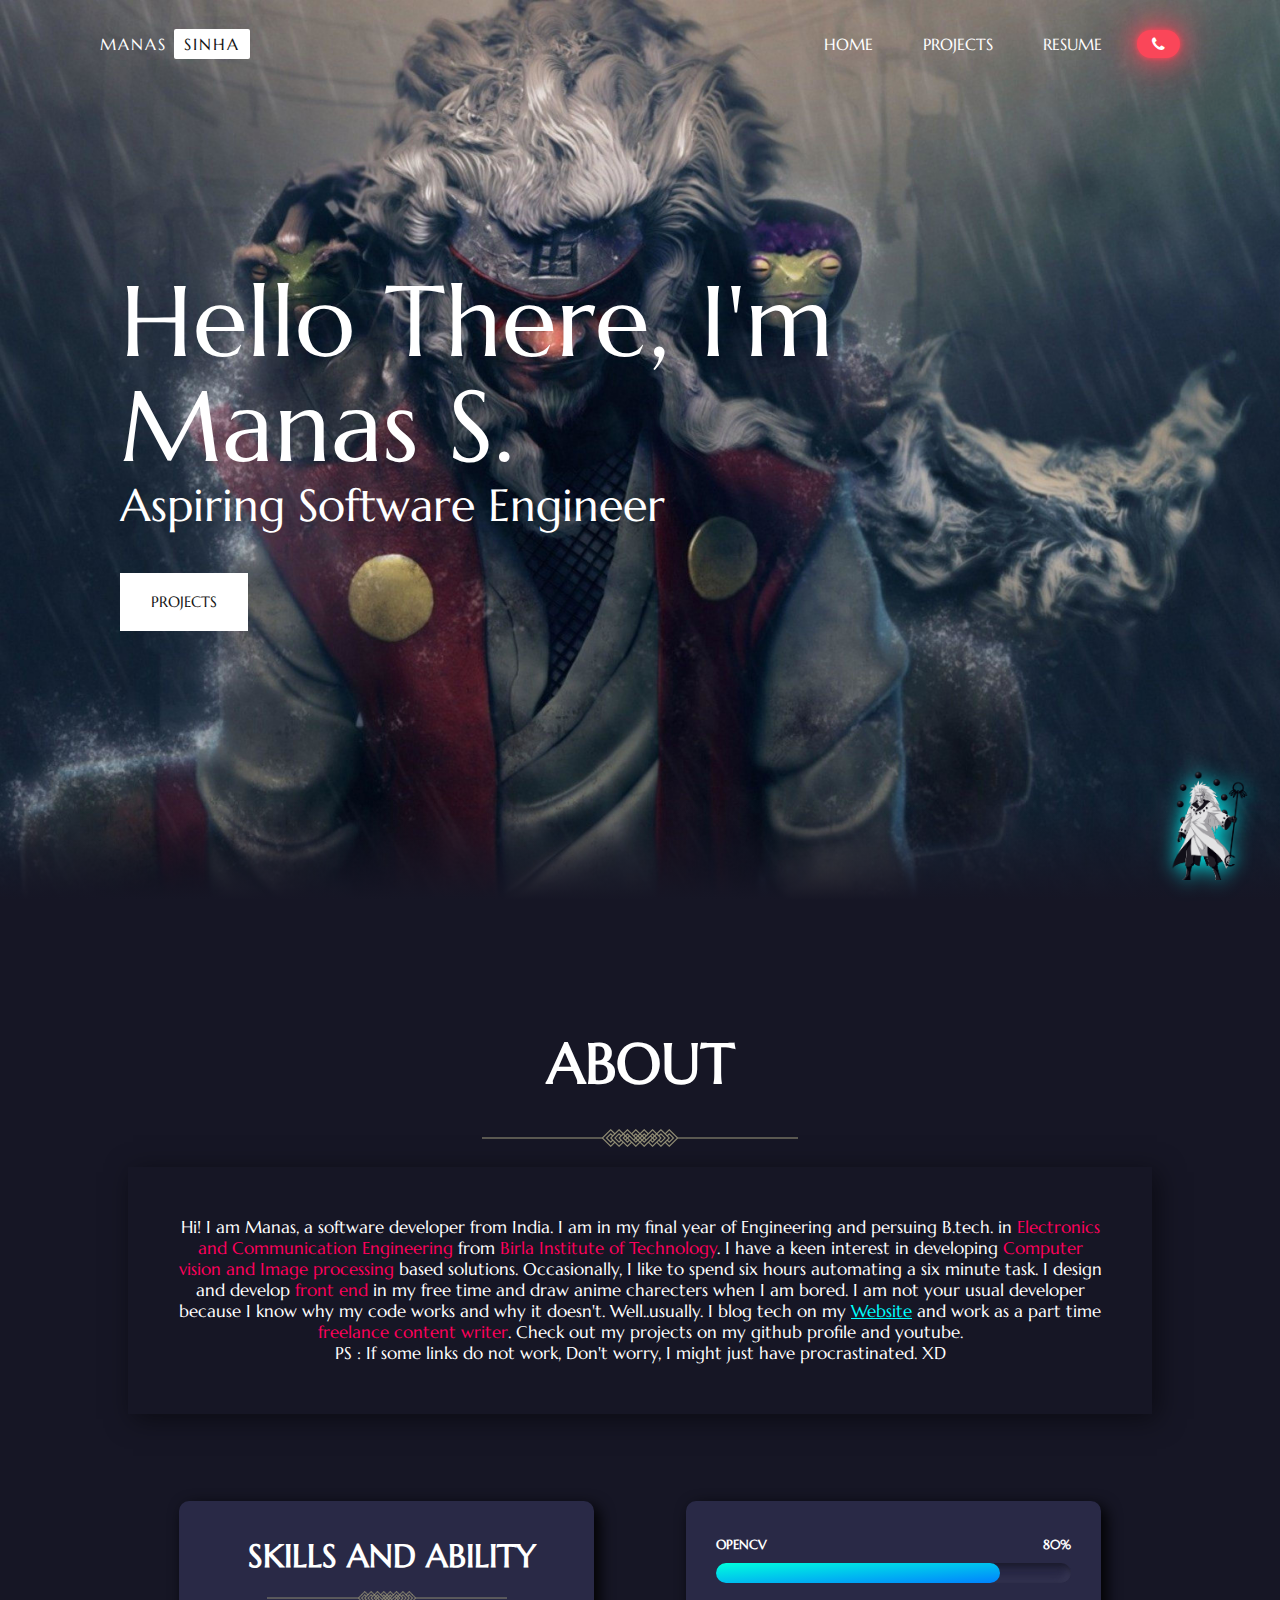
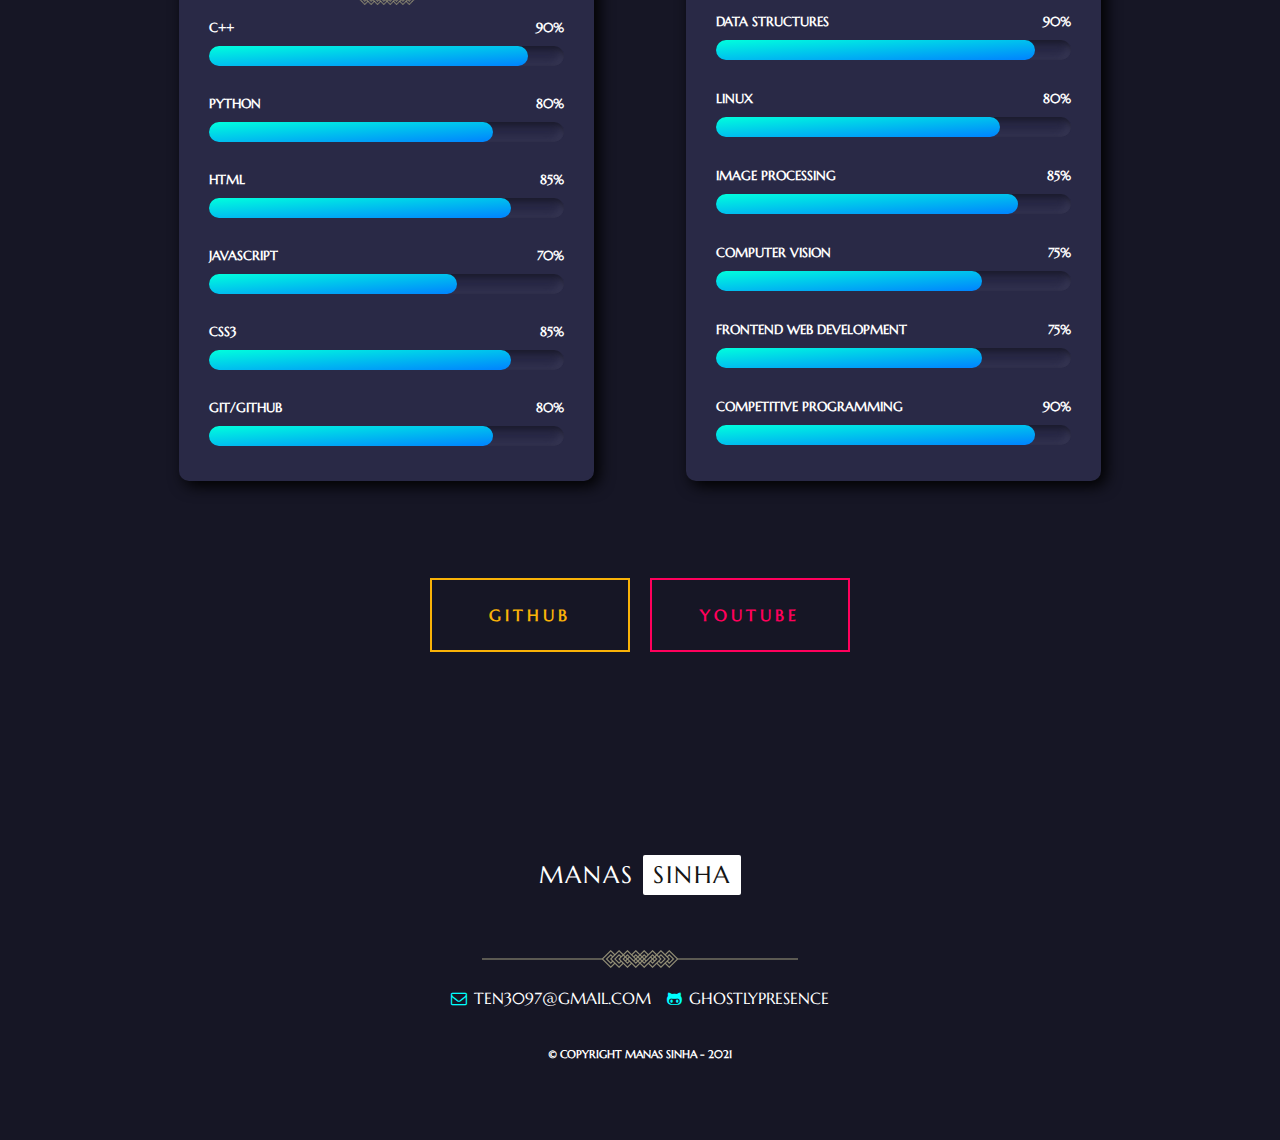
<file: index.html>
<!DOCTYPE html>
  <head>
    <title>MANAS S.</title>
    <link rel="icon" type="image/x-icon" href="./assets/favicon.ico" />
    <meta charset="utf-8" />
    <meta name="viewport" content="width=device-width, initial-scale=1" />
    <link rel="stylesheet" href="https://cdnjs.cloudflare.com/ajax/libs/font-awesome/4.7.0/css/font-awesome.min.css">
    <link rel="stylesheet" href="public/scss/main.css">
  </head>

  <body>
    <nav>
      <a href="index.html" class="logo">
        <span class="f-name">Manas </span>
        <span class="l-name">Sinha</span>
      </a>
      <ul>
        <li><a href="index.html">Home</a></li>
        <li><a href="projects.html">Projects</a></li>
        <li><a href="resume.html">Resume</a></li>
        <li><a href="contact.html" class="fa fa-phone" aria-hidden="true"></a></li>
      </ul>
    </nav>

    
    
    <section>
      <div class="heading">
        <h1 id="text">Hello There, I'm Manas&nbsp;S.</h1>
        <h1 id="sub-text">Aspiring Software&nbsp;Engineer</h1>
        <div class="btn-container">
          <a class="btn project-btn" href="projects.html">PROJECTS</a>
        </div>
        
      </div>
      
      <img src="public/images/jiraiya.jpg">
      
    </section>
    <div class="about">
      <h2>ABOUT</h2>
      <img class="divider" id="divider1" src="public/images/divider.png">
      <div class="about-text">Hi! I am Manas, a software developer from India. I am in my final year of Engineering and persuing B.tech. in <code>Electronics and Communication Engineering</code> from 
        <code>Birla Institute of Technology</code>. I have a keen interest in developing <code>Computer vision and Image processing</code> based solutions. Occasionally, 
        I like to spend six hours automating a six minute task. I design and develop <code>front end</code> in my free time and draw anime charecters when I am bored. 
        I am not your usual developer because I know why my code works and why it doesn't. Well..usually.
        I blog tech on my <code ><a href="https://www.thebinaryrealm.com" target="_blank" style="color: aqua;">Website</a></code> and work as a part time <code>freelance content writer</code>. Check out my projects on my github profile and youtube.
        <br>PS : If some links do not work, Don't worry, I might just have procrastinated. XD
        </div>

      <div class="card-container">
        <div class="card">
          <div><h1>SKILLS AND ABILITY</h1></div>
          <img class="divider" id="divider2" src="public/images/divider.png">
          <div class="item">
            <div class="item-text">
              <div class="item-name">C++</div>
              <div class="item-level">90%</div>
            </div>
            <div class="item-bar-bg">
              <div class="item-bar"></div>
            </div>
          </div>
          <div class="item">
            <div class="item-text">
              <div class="item-name">Python</div>
              <div class="item-level">80%</div>
            </div>
            <div class="item-bar-bg">
              <div class="item-bar"></div>
            </div>
          </div>
          <div class="item">
            <div class="item-text">
              <div class="item-name">html</div>
              <div class="item-level">85%</div>
            </div>
            <div class="item-bar-bg">
              <div class="item-bar"></div>
            </div>
          </div>
          <div class="item">
            <div class="item-text">
              <div class="item-name">JavaScript</div>
              <div class="item-level">70%</div>
            </div>
            <div class="item-bar-bg">
              <div class="item-bar"></div>
            </div>
          </div>
          <div class="item">
            <div class="item-text">
              <div class="item-name">Css3</div>
              <div class="item-level">85%</div>
            </div>
            <div class="item-bar-bg">
              <div class="item-bar"></div>
            </div>
          </div>
          <div class="item">
            <div class="item-text">
              <div class="item-name">Git/Github</div>
              <div class="item-level">80%</div>
            </div>
            <div class="item-bar-bg">
              <div class="item-bar"></div>
            </div>
          </div>
          
        </div>
        <div class="card">
          <div class="item">
            <div class="item-text">
              <div class="item-name">Opencv</div>
              <div class="item-level">80%</div>
            </div>
            <div class="item-bar-bg">
              <div class="item-bar"></div>
            </div>
          </div>
          <div class="item">
            <div class="item-text">
              <div class="item-name">Data&nbsp;Structures</div>
              <div class="item-level">90%</div>
            </div>
            <div class="item-bar-bg">
              <div class="item-bar"></div>
            </div>
          </div>
          <div class="item">
            <div class="item-text">
              <div class="item-name">Linux</div>
              <div class="item-level">80%</div>
            </div>
            <div class="item-bar-bg">
              <div class="item-bar"></div>
            </div>
          </div>
          <div class="item">
            <div class="item-text">
              <div class="item-name">Image&nbsp;Processing</div>
              <div class="item-level">85%</div>
            </div>
            <div class="item-bar-bg">
              <div class="item-bar"></div>
            </div>
          </div>
          <div class="item">
            <div class="item-text">
              <div class="item-name">Computer&nbsp;Vision</div>
              <div class="item-level">75%</div>
            </div>
            <div class="item-bar-bg">
              <div class="item-bar"></div>
            </div>
          </div>
          <div class="item">
            <div class="item-text">
              <div class="item-name">FrontEnd&nbsp;Web&nbsp;Development</div>
              <div class="item-level">75%</div>
            </div>
            <div class="item-bar-bg">
              <div class="item-bar"></div>
            </div>
          </div>
          <div class="item">
            <div class="item-text">
              <div class="item-name">Competitive&nbsp;Programming</div>
              <div class="item-level">90%</div>
            </div>
            <div class="item-bar-bg">
              <div class="item-bar"></div>
            </div>
          </div>
        </div>
      </div>
      <div class="link-container">
        <a class="github-btn" href="http://github.com/GhostlyPresence" target="_blank">github</a>
        <a class="youtube-btn" href="#" target="_blank">youtube</a>
      </div>
    </div>
    <footer>
      <div class="logo-footer">
        <a href="index.html" class="logo">
          <span class="f-name">Manas </span>
          <span class="l-name">Sinha</span>
        </a>
      </div>
      <img class="divider" src="public/images/divider.png">
      <div class="contact">
        <ul>
          <li><span class="fa fa-mobile" aria-hidden="true"></span><span>+91 950 421 3681</span></li>
          <li><span class="fa fa-envelope-o" aria-hidden="true"></span><span>ten3097@gmail.com</span></li>
          <li><span class="fa fa-github-alt" aria-hidden="true"></span><span>GhostlyPresence</span></li>
        </ul>
      </div>
      <div class="copyright">
        <h6>© Copyright Manas sinha - 2021</h6>
      </div>
    </footer>

    <div class="scroll-top"></div>

    <script src="public/js/app.js"></script>
    <script src="public/js/parallax.js"></script>
    <script src="public/js/bars.js"> </script>
  </body>
</html>
</file>
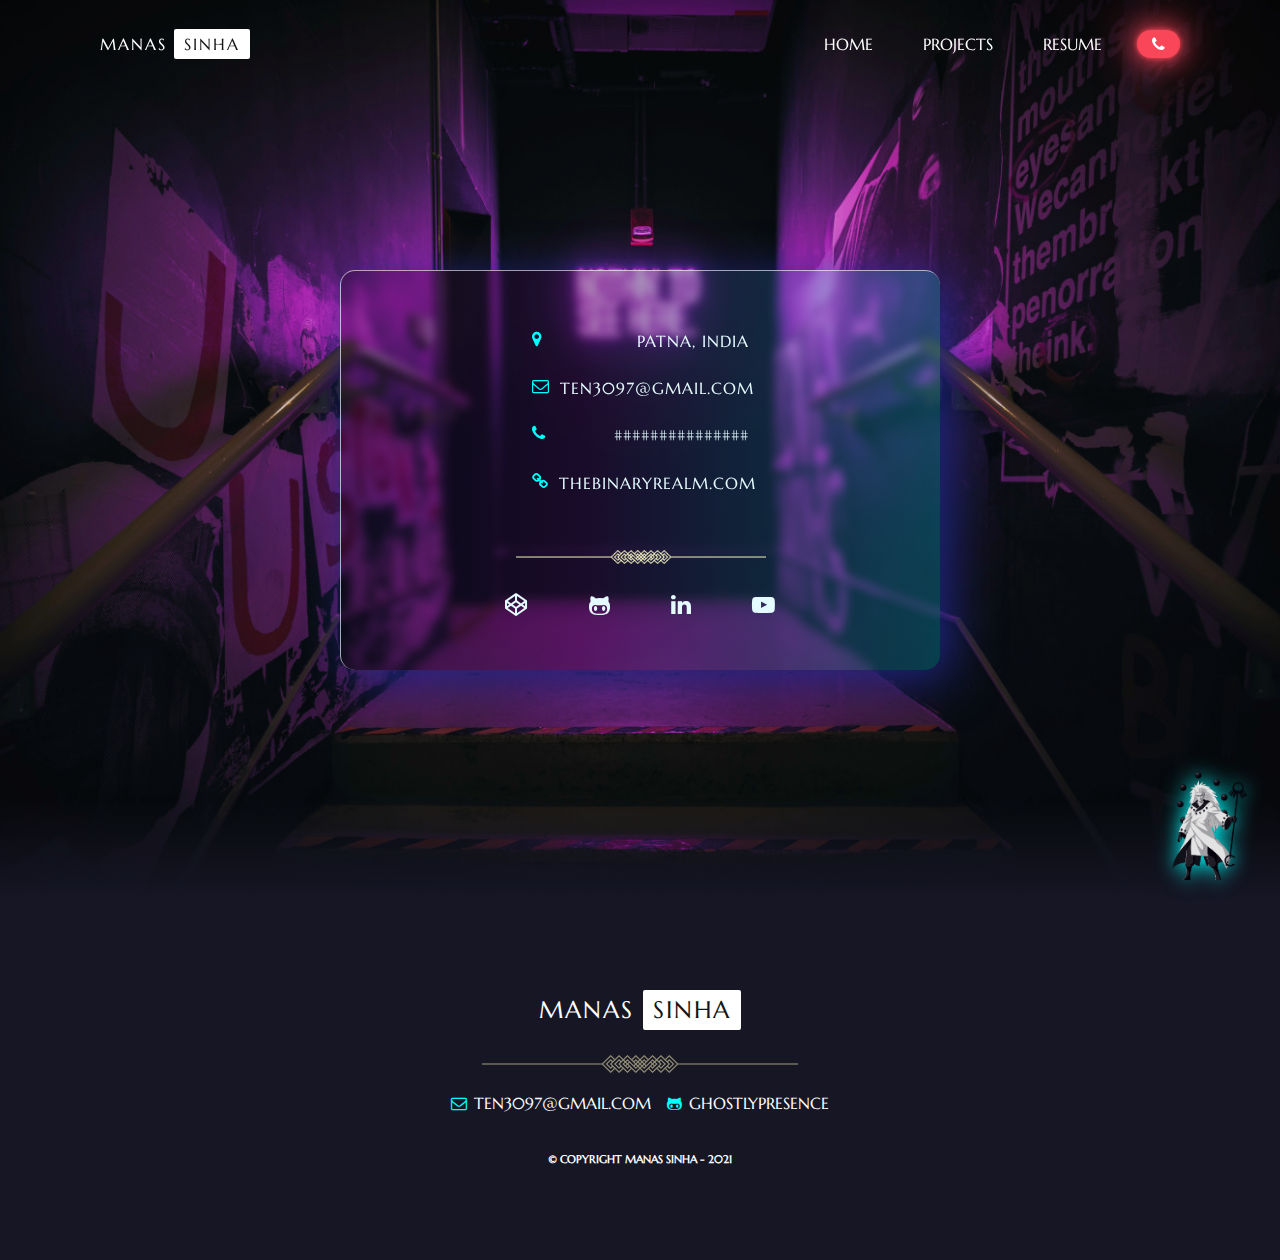
<file: contact.html>
<!DOCTYPE html>
  <head>
    <title>MANAS S. | CONTACT</title>
    <link rel="icon" type="image/x-icon" href="./assets/favicon.ico" />
    <meta charset="utf-8" />
    <meta name="viewport" content="width=device-width, initial-scale=1" />
    <link rel="stylesheet" href="https://cdnjs.cloudflare.com/ajax/libs/font-awesome/4.7.0/css/font-awesome.min.css">
    <link rel="stylesheet" href="public/scss/contact.css">
  </head>

  <body>
    <nav>
      <a href="index.html" class="logo">
        <span class="f-name">Manas </span>
        <span class="l-name">Sinha</span>
      </a>
      <ul>
        <li><a href="index.html">Home</a></li>
        <li><a href="projects.html">Projects</a></li>
        <li><a href="resume.html">Resume</a></li>
        <li><a href="contact.html" class="fa fa-phone" aria-hidden="true"></a></li>
      </ul>
    </nav>

    <section>
        <div class="container">
            <!--<div class="top-bar">
                <span></span>
                <span></span>
                <span></span>
            </div>-->
            <div class="contact-links">
                <ul>
                    <li><span class="fa fa-map-marker"></span>Patna, India</li>
                    <li><span class="fa fa-envelope-o"></span>ten3097@gmail.com</li>
                    <li><span class="fa fa-phone"></span>###############</li>
                    <li><span class="fa fa-link"></span><a href="https://thebinaryrealm.com" target="_blank">thebinaryrealm.com</a></li>
                </ul>
                
            </div>
            <img class="divider" src="public/images/divider-light.png"/>
            <div class="social-links">
                <ul>
                    <li><a href="https://codepen.io/thebinaryrealm/pens/public" target="_blank"><span class="fa fa-codepen"></span></a></li>
                    <li><a href="https://github.com/GhostlyPresence" target="_blank"><span class="fa fa-github-alt"></span></a></li>
                    <li><a href="https://linkedin.com/" target="_blank"><span class="fa fa-linkedin"></span></a></li>
                    <li><a href="#" target="_blank"><span class="fa fa-youtube-play"></span></a></li>
                </ul>
            </div>
        </div>
        <img class="bg-image" src="public/images/neon.jpg" alt="background-image"/>
    </section>
    

    <footer>
      <div class="logo-footer">
        <a href="index.html" class="logo">
          <span class="f-name">Manas </span>
          <span class="l-name">Sinha</span>
        </a>
      </div>
      <img class="divider" src="public/images/divider.png">
      <div class="contact">
        <ul>
          <li><span class="fa fa-mobile" aria-hidden="true"></span><span>+91 950 421 3681</span></li>
          <li><span class="fa fa-envelope-o" aria-hidden="true"></span><span>ten3097@gmail.com</span></li>
          <li><span class="fa fa-github-alt" aria-hidden="true"></span><span>GhostlyPresence</span></li>
        </ul>
      </div>
      <div class="copyright">
        <h6>© Copyright Manas sinha - 2021</h6>
      </div>
    </footer>

    <div class="scroll-top"></div>

    <script src="public/js/app.js"></script>
    <script src="public/js/parallax.js"></script>
    <script type="text/javascript" src="public/js/vanilla-tilt.js"></script>
    <script type="text/javascript">
      VanillaTilt.init(document.querySelector(".container"), {
        max: 20,
        speed: 400
      });
      
      //It also supports NodeList
      VanillaTilt.init(document.querySelectorAll(".container"));
    </script>
  </body>
</html>
</file>
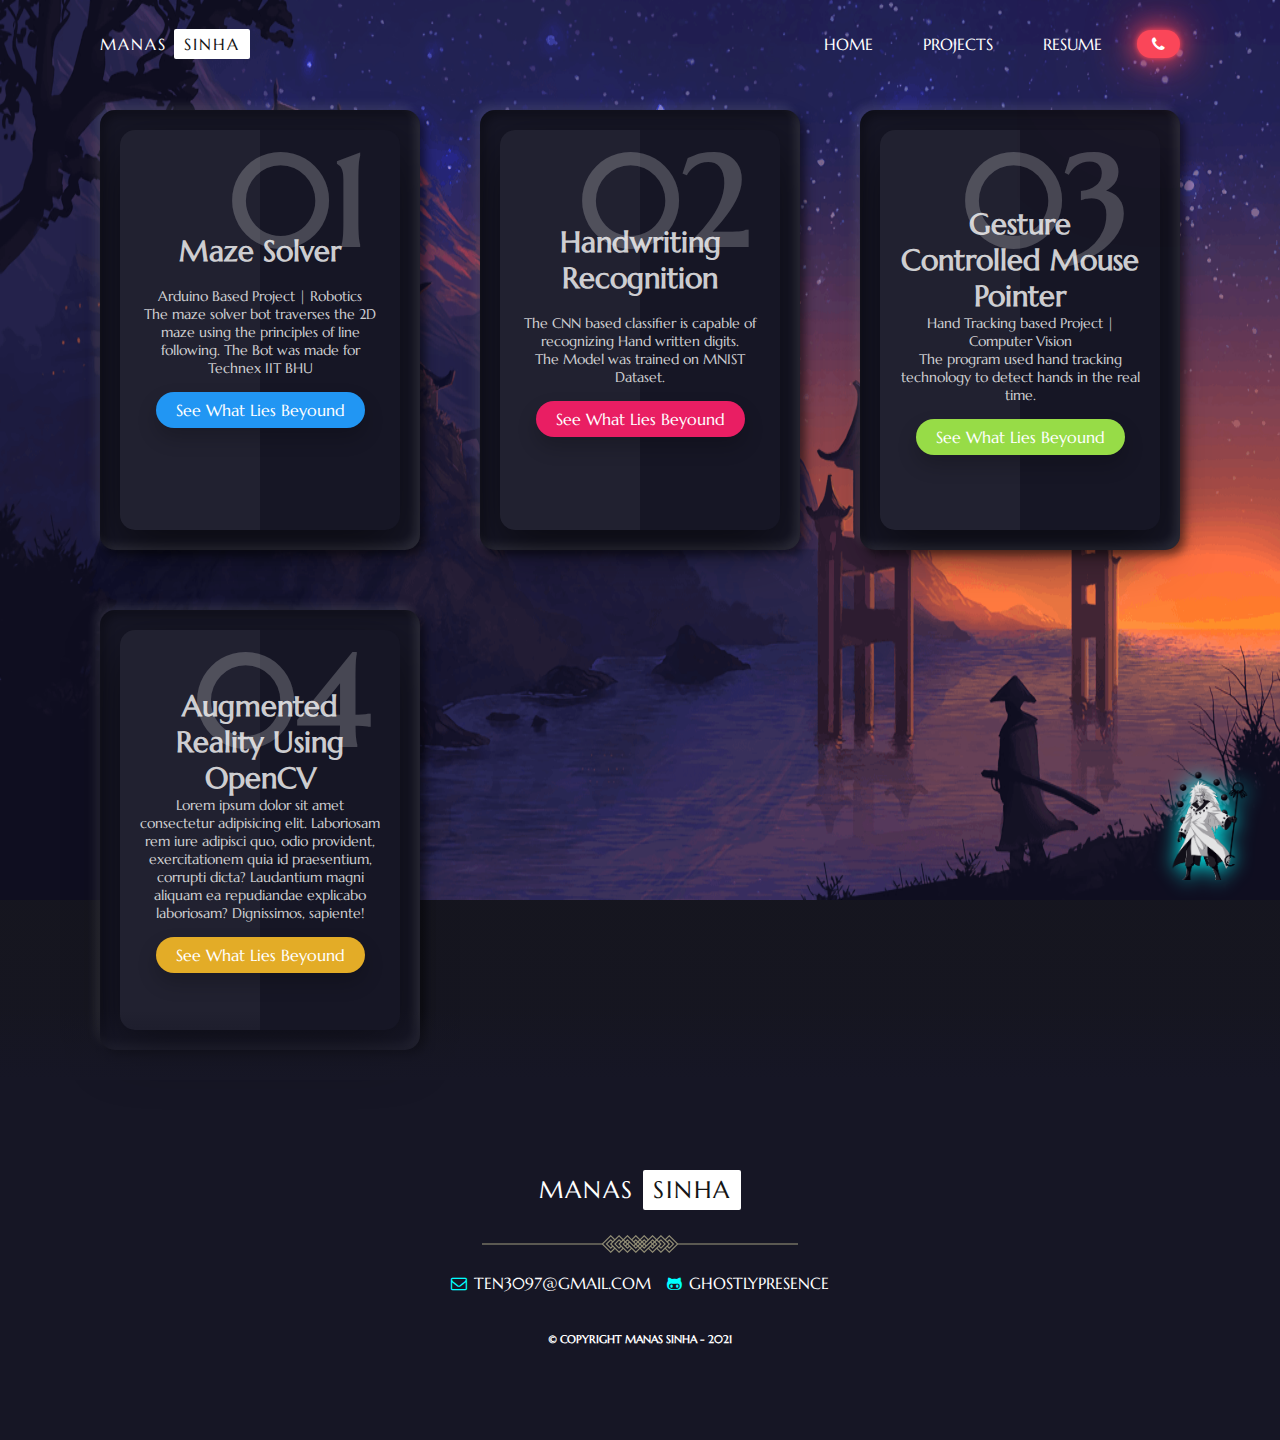
<file: projects.html>
<!DOCTYPE html>
  <head>
    <title>MANAS S. | Projects</title>
    <link rel="icon" type="image/x-icon" href="./assets/favicon.ico" />
    <meta charset="utf-8" />
    <meta name="viewport" content="width=device-width, initial-scale=1" />
    <link rel="stylesheet" href="https://cdnjs.cloudflare.com/ajax/libs/font-awesome/4.7.0/css/font-awesome.min.css">
    <link rel="stylesheet" href="public/scss/projects.css">
  </head>

  <body>
    <nav>
      <a href="index.html" class="logo">
        <span class="f-name">Manas </span>
        <span class="l-name">Sinha</span>
      </a>
      <ul>
        <li><a href="index.html">Home</a></li>
        <li><a href="projects.html">Projects</a></li>
        <li><a href="resume.html">Resume</a></li>
        <li><a href="contact.html" class="fa fa-phone" aria-hidden="true"></a></li>
      </ul>
    </nav>
    
      <main>
          <div class="card-container">
            <div class="card">
                <div class="box">
                    <div class="content">
                        <h2>01</h2>
                        <h3>Maze Solver</h3>
                        <p><br> Arduino Based Project | Robotics<br>The maze solver bot traverses the 2D maze using the principles of line following.
                          The Bot was made for Technex IIT BHU</p>
                        <a href="articles/maze-solver.html">See What Lies Beyound</a>
                    </div>
                </div>
            </div>
            <div class="card">
                <div class="box">
                    <div class="content">
                        <h2>02</h2>
                        <h3>Handwriting Recognition</h3>
                        <p> <br>The CNN based classifier is capable of recognizing Hand written digits.<br>
                         The Model was trained on  MNIST Dataset.</p>
                        <a href="articles/handwiting-recognition.html">See What Lies Beyound</a>
                    </div>
                </div>
            </div>
            <div class="card">
                <div class="box">
                    <div class="content">
                        <h2>03</h2>
                        <h3>Gesture Controlled Mouse Pointer</h3>
                        <p>Hand Tracking based Project | Computer Vision<br>
                          The program used hand tracking technology to detect hands in the real time.</p>
                        <a href="articles/Gesture-control-mp.html">See What Lies Beyound</a>
                    </div>
                </div>
            </div>
            <div class="card">
                <div class="box">
                    <div class="content">
                        <h2>04</h2>
                        <h3>Augmented Reality Using OpenCV</h3>
                        <p> Lorem ipsum dolor sit amet consectetur
                             adipisicing elit. Laboriosam rem iure adipisci quo, odio provident, 
                             exercitationem quia id praesentium, corrupti dicta? Laudantium magni aliquam ea 
                             repudiandae explicabo laboriosam? Dignissimos, sapiente!</p>
                        <a href="#">See What Lies Beyound</a>
                    </div>
                </div>
            </div>
          </div>
         
      </main>

    <footer>
      <div class="logo-footer">
        <a href="index.html" class="logo">
          <span class="f-name">Manas </span>
          <span class="l-name">Sinha</span>
        </a>
      </div>
      <img class="divider" src="public/images/divider.png">
      <div class="contact">
        <ul>
          <li><span class="fa fa-mobile" aria-hidden="true"></span><span>+91 950 421 3681</span></li>
          <li><span class="fa fa-envelope-o" aria-hidden="true"></span><span>ten3097@gmail.com</span></li>
          <li><span class="fa fa-github-alt" aria-hidden="true"></span><span>GhostlyPresence</span></li>
        </ul>
      </div>
      <div class="copyright">
        <h6>© Copyright Manas sinha - 2021</h6>
      </div>
    </footer>

    <div class="scroll-top"></div>
    <script src="public/js/app.js"></script>
    <script src="public/js/parallax.js"></script>
  </body>
</html>
</file>
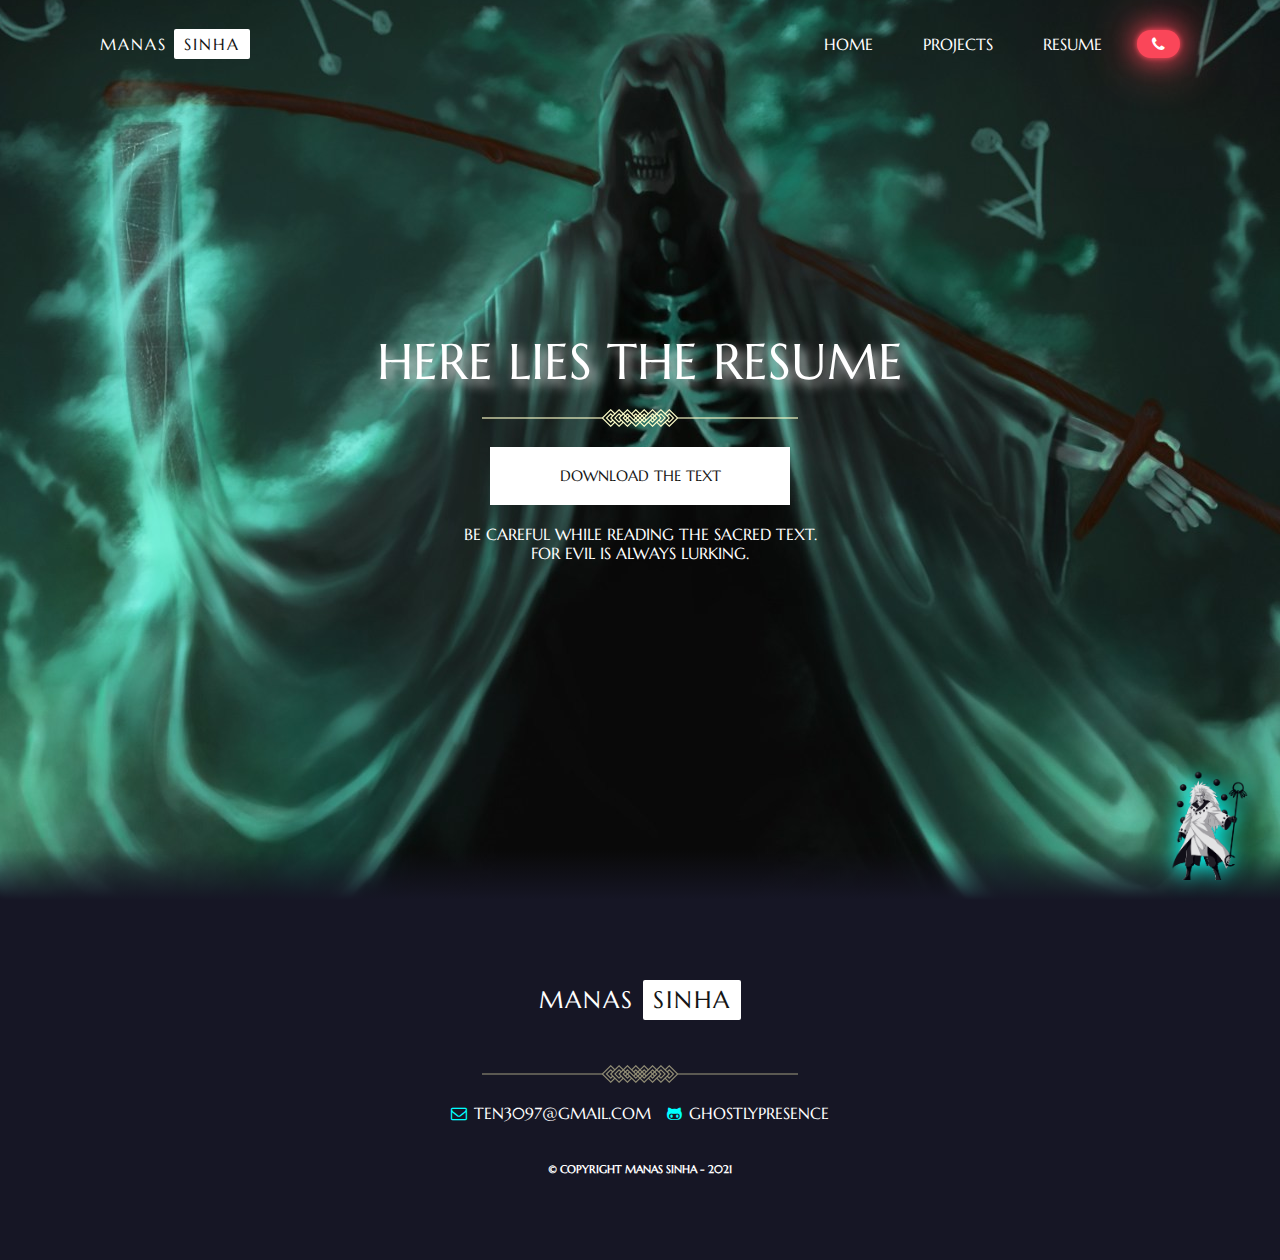
<file: resume.html>
<!DOCTYPE html>
  <head>
    <title>MANAS S. | Resume</title>
    <link rel="icon" type="image/x-icon" href="./assets/favicon.ico" />
    <meta charset="utf-8" />
    <meta name="viewport" content="width=device-width, initial-scale=1" />
    <link rel="stylesheet" href="https://cdnjs.cloudflare.com/ajax/libs/font-awesome/4.7.0/css/font-awesome.min.css">
    <link rel="stylesheet" href="public/scss/resume.css">
  </head>

  <body>
    <nav>
      <a href="index.html" class="logo">
        <span class="f-name">Manas </span>
        <span class="l-name">Sinha</span>
      </a>
      <ul>
        <li><a href="index.html">Home</a></li>
        <li><a href="projects.html">Projects</a></li>
        <li><a href="resume.html">Resume</a></li>
        <li><a href="contact.html" class="fa fa-phone" aria-hidden="true"></a></li>
      </ul>
    </nav>
    <section>
        <div class="heading">
          <h1 id="text">HERE LIES THE RESUME</h1>
          <img class="divider" src="public/images/divider-light.png"/>
          <a class="btn project-btn" href="public/resume/Resume.pdf">DOWNLOAD THE TEXT</a>
          <h1 id='sub-text'>BE CAREFUL WHILE READING THE SACRED TEXT.
              <br>
              FOR EVIL IS ALWAYS LURKING.
          </h1>
        </div>
        
        <!--<img class="bg-img" src="public/images/grim-reaper-green.jpg">-->
        
      </section>
    <footer>
      <div class="logo-footer">
        <a href="index.html" class="logo">
          <span class="f-name">Manas </span>
          <span class="l-name">Sinha</span>
        </a>
      </div>
      <img class="divider" src="public/images/divider.png">
      <div class="contact">
        <ul>
          <li><span class="fa fa-mobile" aria-hidden="true"></span><span>+91 950 421 3681</span></li>
          <li><span class="fa fa-envelope-o" aria-hidden="true"></span><span>ten3097@gmail.com</span></li>
          <li><span class="fa fa-github-alt" aria-hidden="true"></span><span>GhostlyPresence</span></li>
        </ul>
      </div>
      <div class="copyright">
        <h6>© Copyright Manas sinha - 2021</h6>
      </div>
    </footer>
    <div class="scroll-top"></div>
    <script src="public/js/app.js"></script>
  </body>
</html>
</file>
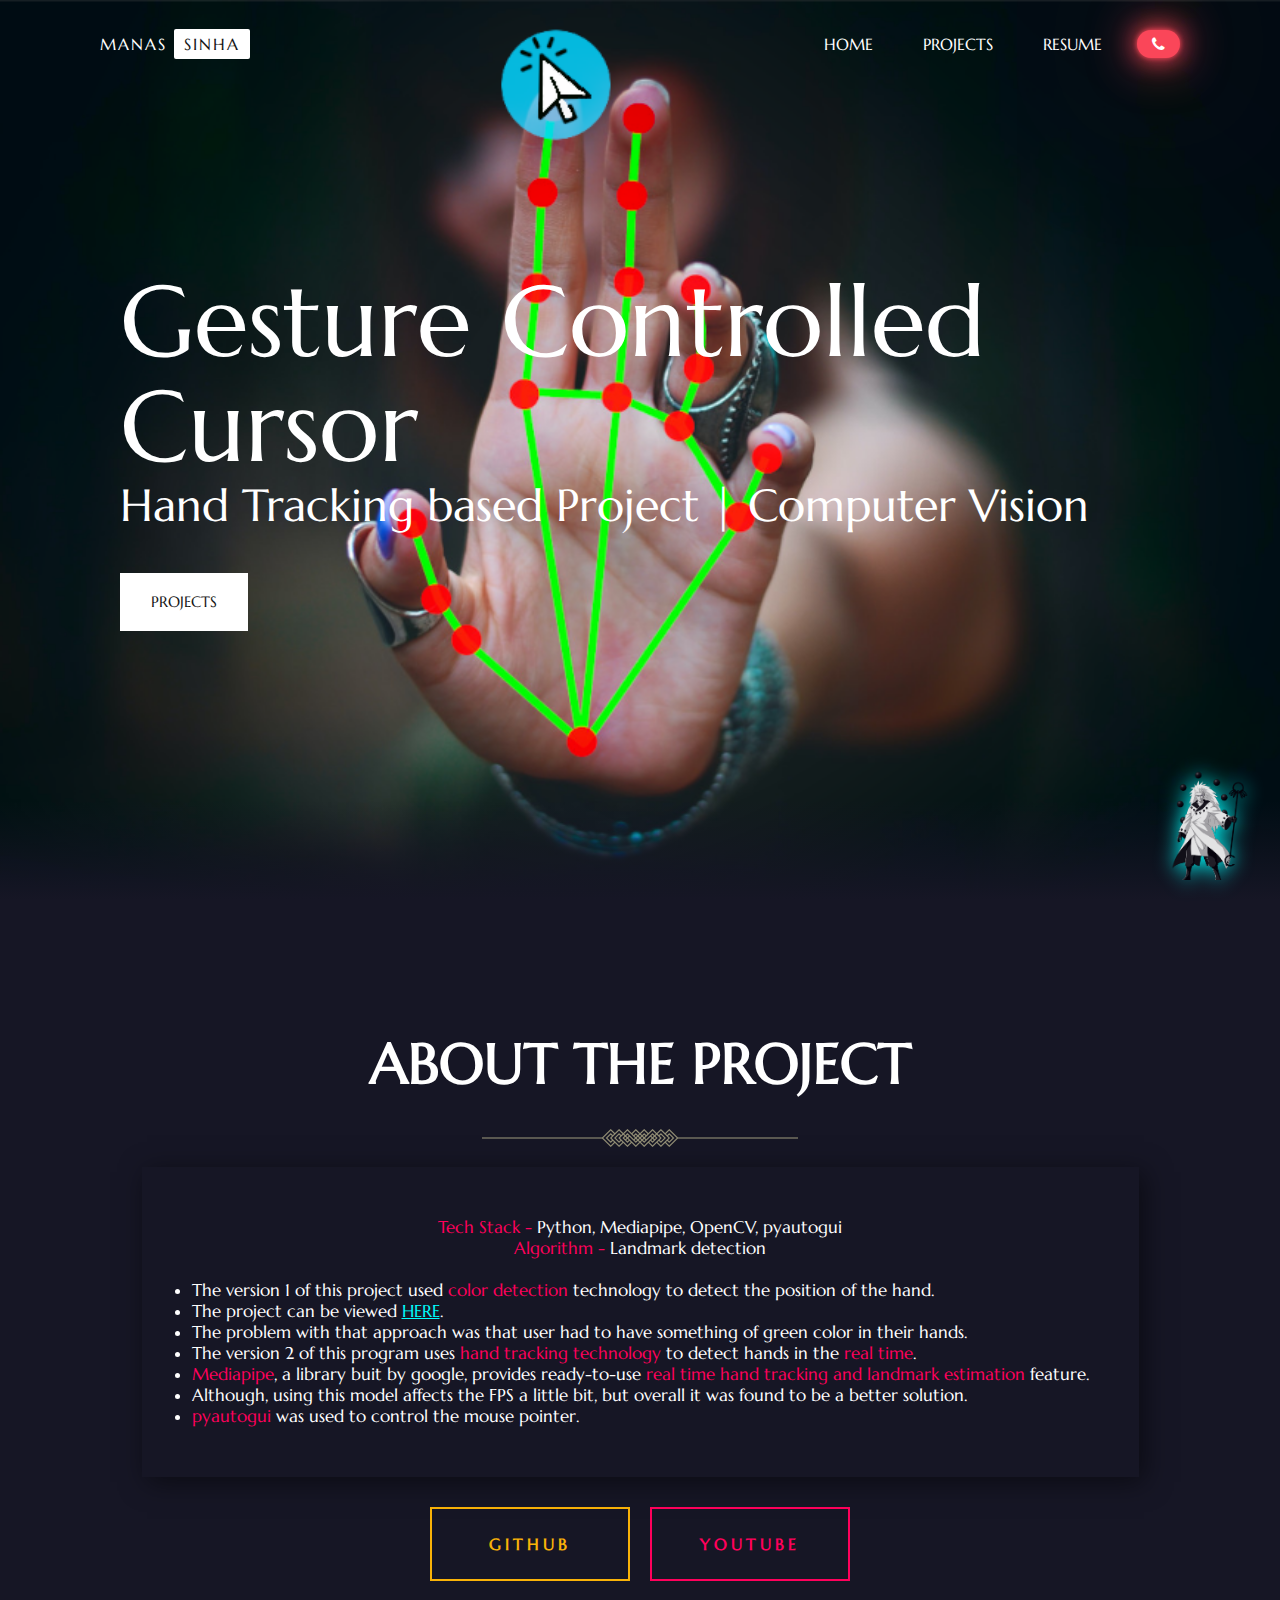
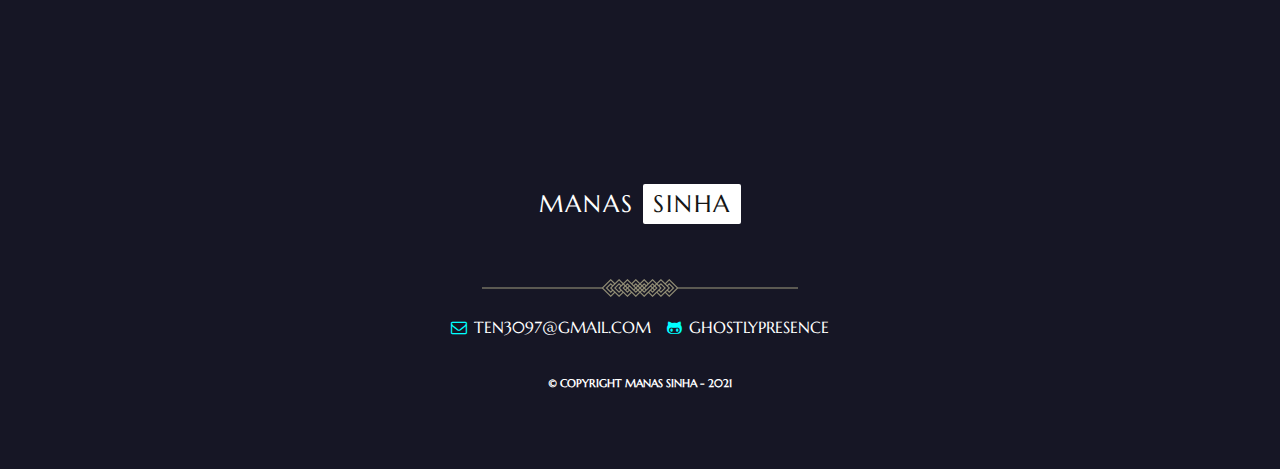
<file: articles/Gesture-control-mp.html>
<!DOCTYPE html>
  <head>
    <title>MANAS S. | Gesture Controlled Cursor</title>
    <link rel="icon" type="image/x-icon" href="./assets/favicon.ico" />
    <meta charset="utf-8" />
    <meta name="viewport" content="width=device-width, initial-scale=1" />
    <link rel="stylesheet" href="https://cdnjs.cloudflare.com/ajax/libs/font-awesome/4.7.0/css/font-awesome.min.css">
    <link rel="stylesheet" href="../public/scss/project-articles.css">
  </head>

  <body>
    <nav>
      <a href="../index.html" class="logo">
        <span class="f-name">Manas </span>
        <span class="l-name">Sinha</span>
      </a>
      <ul>
        <li><a href="../index.html">Home</a></li>
        <li><a href="../projects.html">Projects</a></li>
        <li><a href="../resume.html">Resume</a></li>
        <li><a href="../contact.html" class="fa fa-phone" aria-hidden="true"></a></li>
      </ul>
    </nav>
    <section>
      <div class="heading">
        <h1 id="text">Gesture Controlled Cursor</h1>
        <h1 id="sub-text">Hand Tracking based Project | Computer Vision</h1>
        <div class="btn-container">
          <a class="btn project-btn" href="../projects.html">PROJECTS</a>
        </div>
      </div>
      
      <img src="../public/images/hands.png">
      
    </section>
    <div class="about">
      <h2>ABOUT THE PROJECT</h2>
      <img class="divider" src="../public/images/divider.png">
      <div class="about-text">
        <code>Tech Stack - </code> Python, Mediapipe, OpenCV, pyautogui
        <br>
        <code>Algorithm - </code> Landmark detection
        <br>
        <br>
        <ul style="text-align: left;">
          <li>The version 1 of this project used <code>color detection</code> technology to detect the position of the hand.</li>
          <li>The project can be viewed<code> <a href="https://github.com/GhostlyPresence/GestureControlledMousePointer" target="_blank" style="color: aqua;">HERE</a></code>.</li>
          <li>The problem with that approach was that user had to have something of green color in their hands.</li>
          <li>The version 2 of this program uses <code>hand tracking technology</code> to detect hands in the <code>real time</code>.</li>
          <li><code>Mediapipe</code>, a library buit by google, provides ready-to-use <code>real time hand tracking and landmark estimation</code> feature.</li>
          <li>Although, using this model affects the FPS a little bit, but overall it was found to be a better solution.</li>
          <li><code>pyautogui</code> was used to control the mouse pointer.</li>
        </ul>
      </div>
      <div class="link-container">
        <a class="github-btn" href="https://github.com/GhostlyPresence/MousePointerControl-HandTracking" target="_blank">github</a>
        <a class="youtube-btn" href="#" target="_blank">youtube</a>
      </div>
    </div>
    <footer>
      <div class="logo-footer">
        <a href="../index.html" class="logo">
          <span class="f-name">Manas </span>
          <span class="l-name">Sinha</span>
        </a>
      </div>
      <img class="divider" src="../public/images/divider.png">
      <div class="contact">
        <ul>
          <li><span class="fa fa-mobile" aria-hidden="true"></span><span>+91 950 421 3681</span></li>
          <li><span class="fa fa-envelope-o" aria-hidden="true"></span><span>ten3097@gmail.com</span></li>
          <li><span class="fa fa-github-alt" aria-hidden="true"></span><span>GhostlyPresence</span></li>
        </ul>
      </div>
      <div class="copyright">
        <h6>© Copyright Manas sinha - 2021</h6>
      </div>
    </footer>
    <div class="scroll-top"></div>

    <script src="../public/js/app.js"></script>
    <script src="../public/js/parallax.js"></script>
  </body>
</html>
</file>
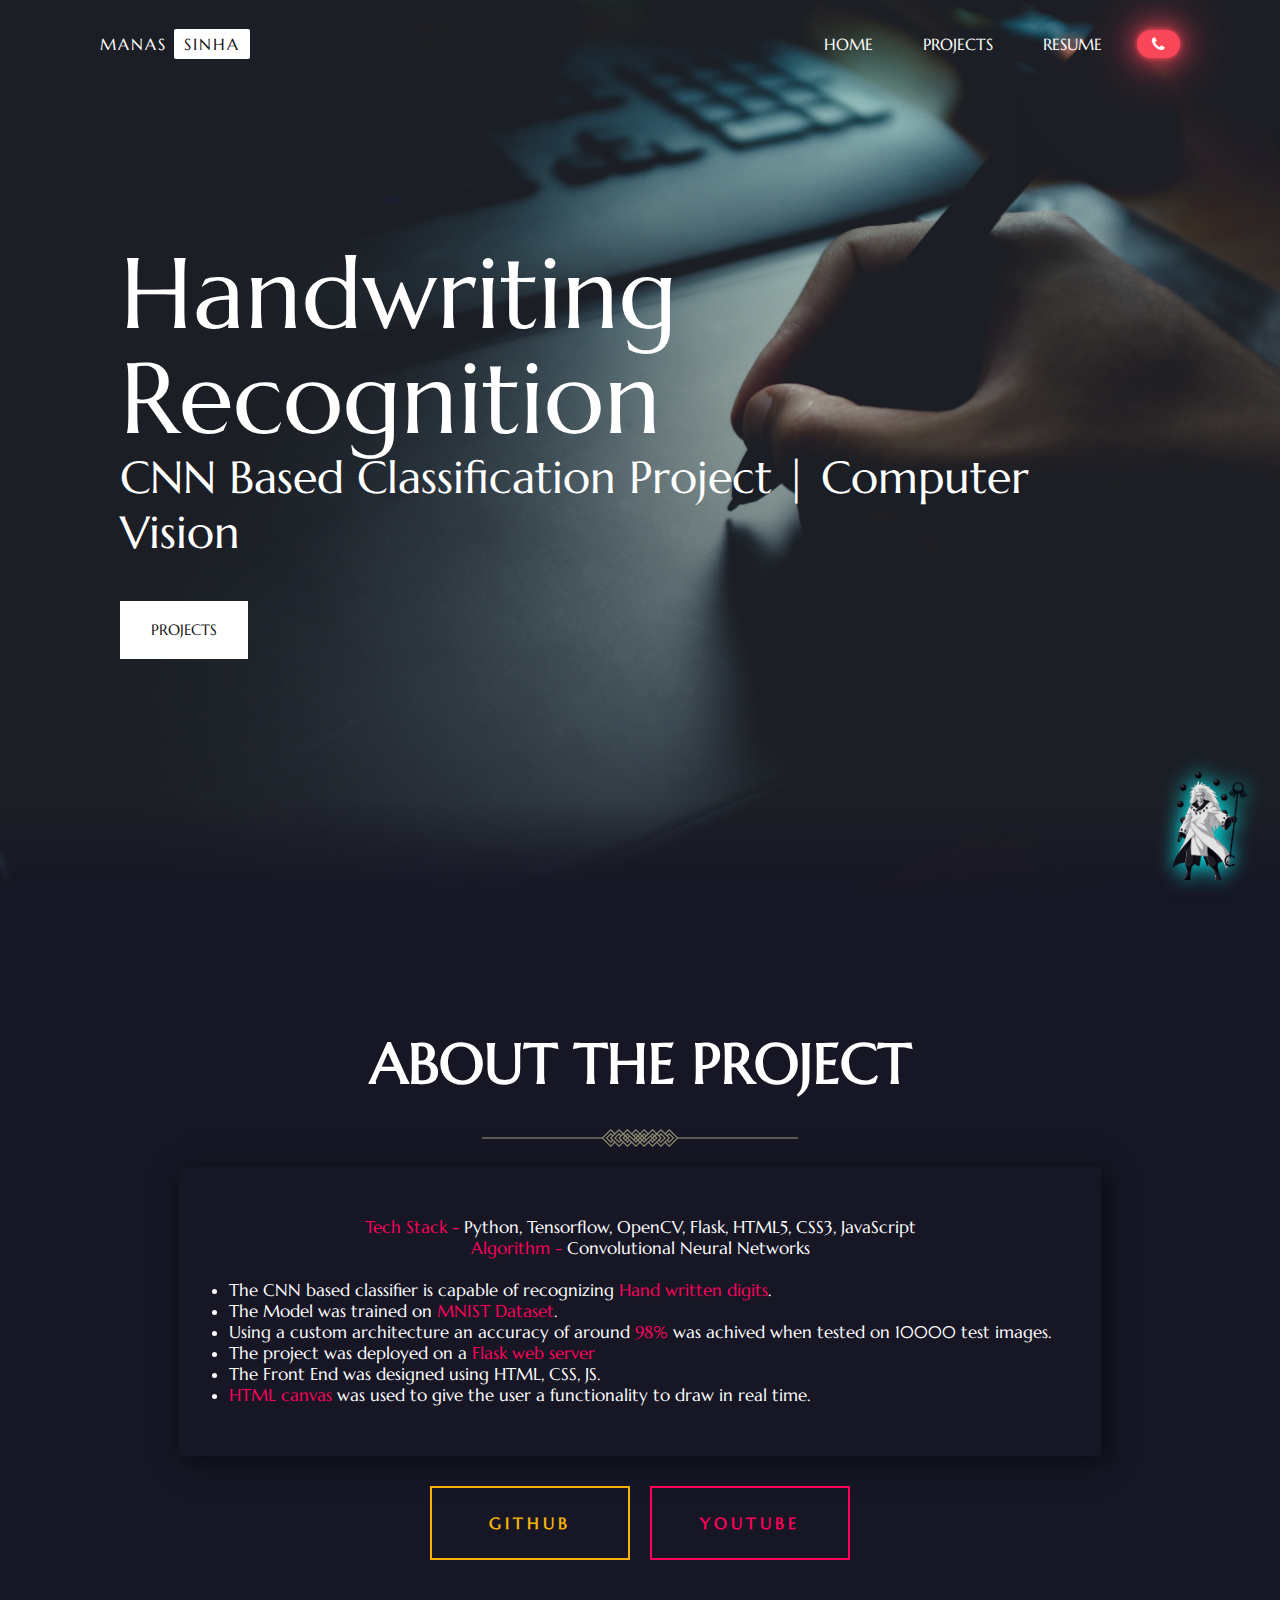
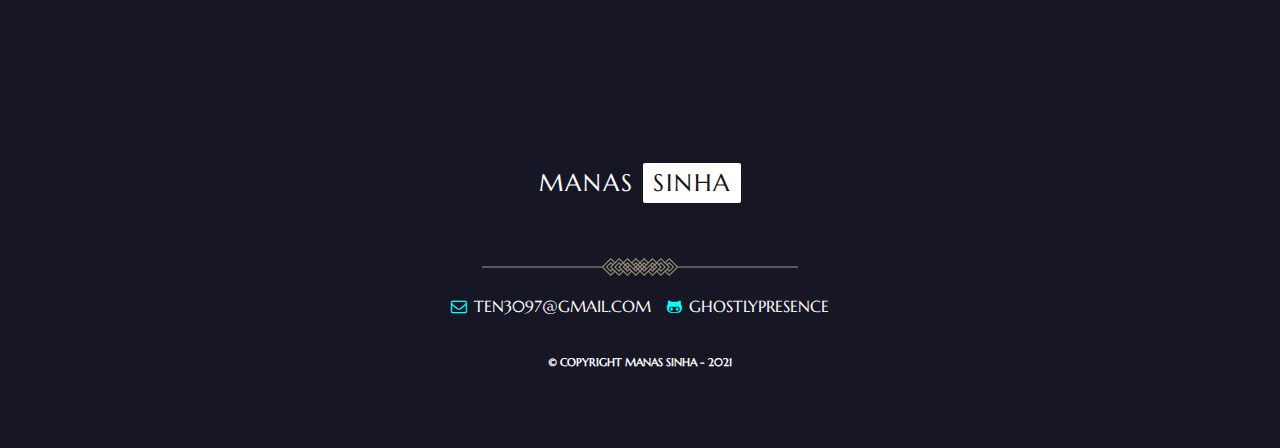
<file: articles/handwiting-recognition.html>
<!DOCTYPE html>
  <head>
    <title>MANAS S. | Handwriting Recognition</title>
    <link rel="icon" type="image/x-icon" href="./assets/favicon.ico" />
    <meta charset="utf-8" />
    <meta name="viewport" content="width=device-width, initial-scale=1" />
    <link rel="stylesheet" href="https://cdnjs.cloudflare.com/ajax/libs/font-awesome/4.7.0/css/font-awesome.min.css">
    <link rel="stylesheet" href="../public/scss/project-articles.css">
  </head>

  <body>
    <nav>
      <a href="../index.html" class="logo">
        <span class="f-name">Manas </span>
        <span class="l-name">Sinha</span>
      </a>
      <ul>
        <li><a href="../index.html">Home</a></li>
        <li><a href="../projects.html">Projects</a></li>
        <li><a href="../resume.html">Resume</a></li>
        <li><a href="../contact.html" class="fa fa-phone" aria-hidden="true"></a></li>
      </ul>
    </nav>
    <section>
      <div class="heading">
        <h1 id="text">Handwriting Recognition</h1>
        <h1 id="sub-text">CNN Based Classification Project | Computer Vision</h1>
        <div class="btn-container">
          <a class="btn project-btn" href="../projects.html">PROJECTS</a>
        </div>
      </div>
      
      <img src="../public/images/writing.jpg">
      
    </section>
    <div class="about">
      <h2>ABOUT THE PROJECT</h2>
      <img class="divider" src="../public/images/divider.png">
      <div class="about-text">
        <code>Tech Stack - </code> Python, Tensorflow, OpenCV, Flask, HTML5, CSS3, JavaScript
        <br>
        <code>Algorithm - </code> Convolutional Neural Networks
        <br>
        <br>
        <ul style="text-align: left;">
          <li>The CNN based classifier is capable of recognizing <code>Hand written digits</code>.</li>
          <li>The Model was trained on  <code>MNIST Dataset</code>.</li>
          <li>Using a custom architecture an accuracy of around <code>98%</code> was achived when tested on 10000 test images.</li>
          <li>The project was deployed on a <code>Flask web server</code></li>
          <li>The Front End was designed using HTML, CSS, JS.</li>
          <li><code>HTML canvas</code> was used to give the user a functionality to draw in real time.</li>
        </ul>
      </div>
      <div class="link-container">
        <a class="github-btn" href="https://github.com/GhostlyPresence/handWritingRecognition" target="_blank">github</a>
        <a class="youtube-btn" href="#" target="_blank">youtube</a>
      </div>
    </div>
    <footer>
      <div class="logo-footer">
        <a href="../index.html" class="logo">
          <span class="f-name">Manas </span>
          <span class="l-name">Sinha</span>
        </a>
      </div>
      <img class="divider" src="../public/images/divider.png">
      <div class="contact">
        <ul>
          <li><span class="fa fa-mobile" aria-hidden="true"></span><span>+91 950 421 3681</span></li>
          <li><span class="fa fa-envelope-o" aria-hidden="true"></span><span>ten3097@gmail.com</span></li>
          <li><span class="fa fa-github-alt" aria-hidden="true"></span><span>GhostlyPresence</span></li>
        </ul>
      </div>
      <div class="copyright">
        <h6>© Copyright Manas sinha - 2021</h6>
      </div>
    </footer>
    <div class="scroll-top"></div>

    <script src="../public/js/app.js"></script>
    <script src="../public/js/parallax.js"></script>
  </body>
</html>
</file>
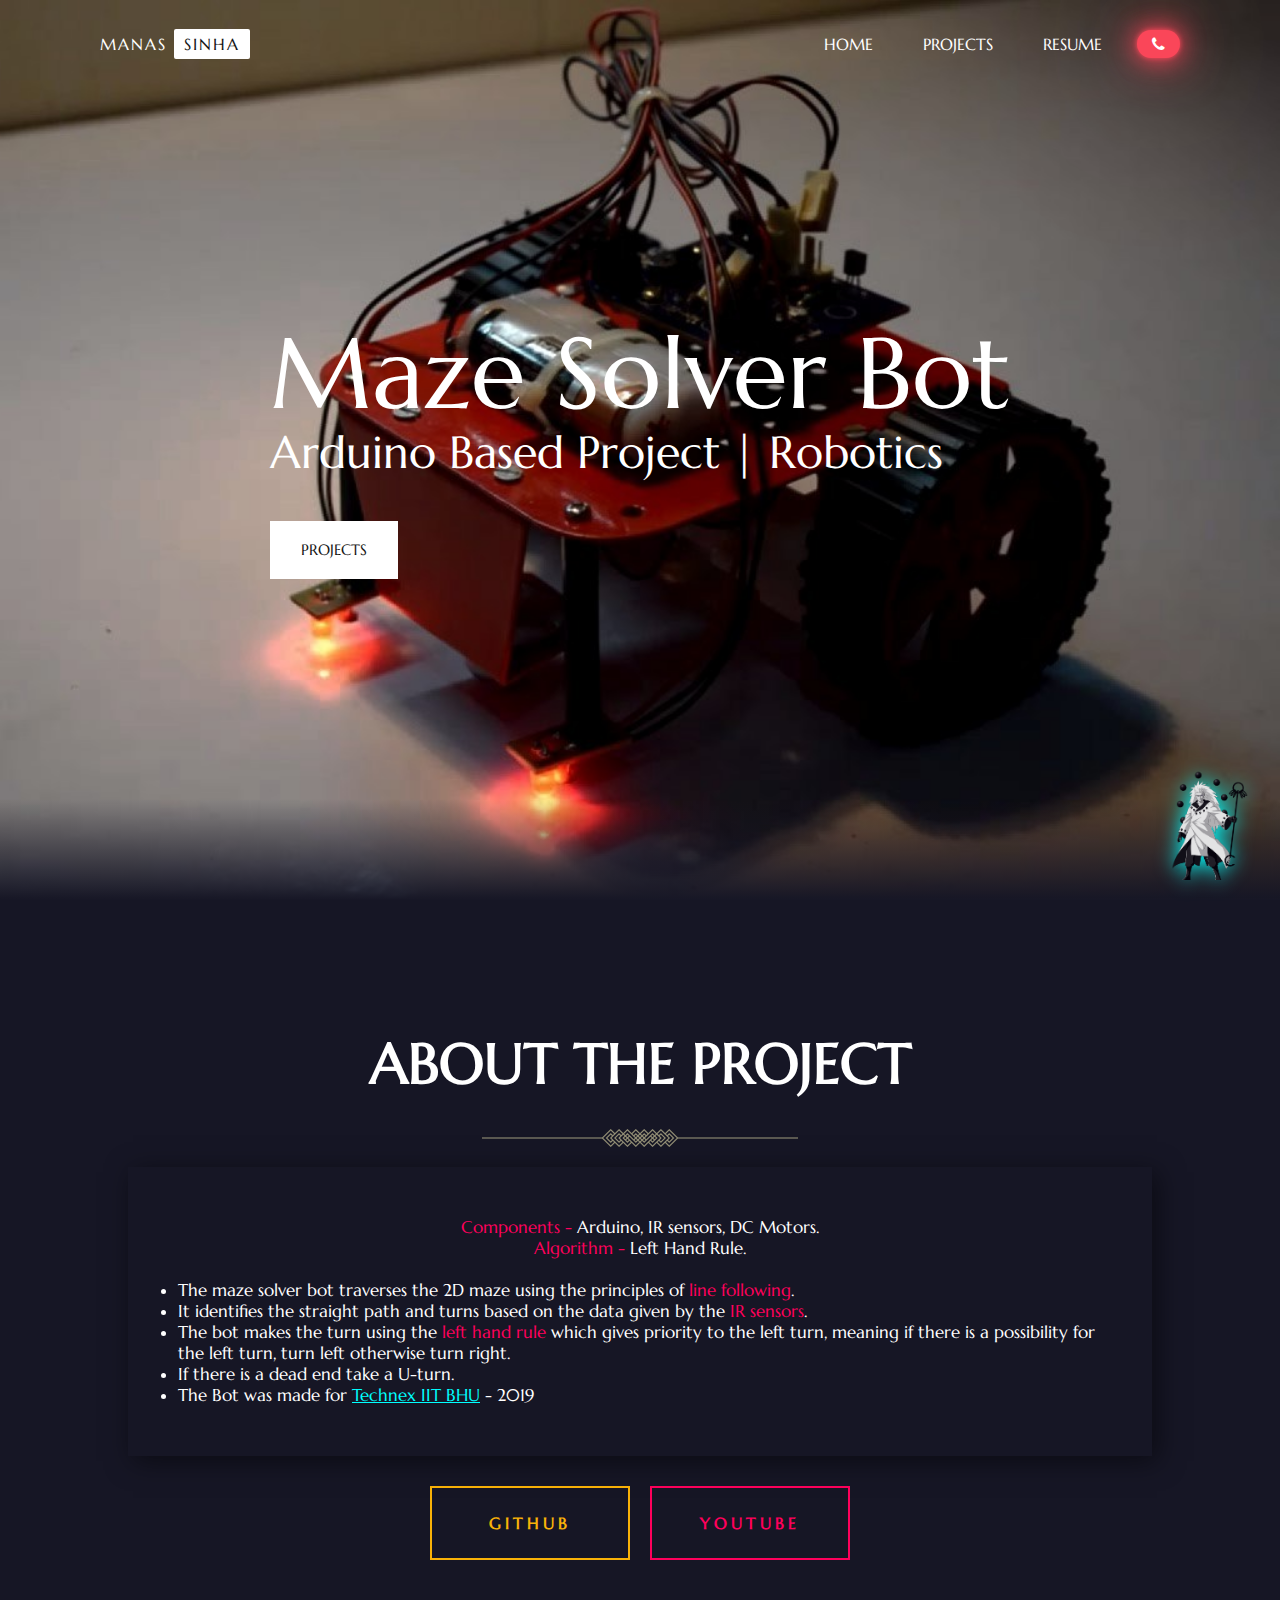
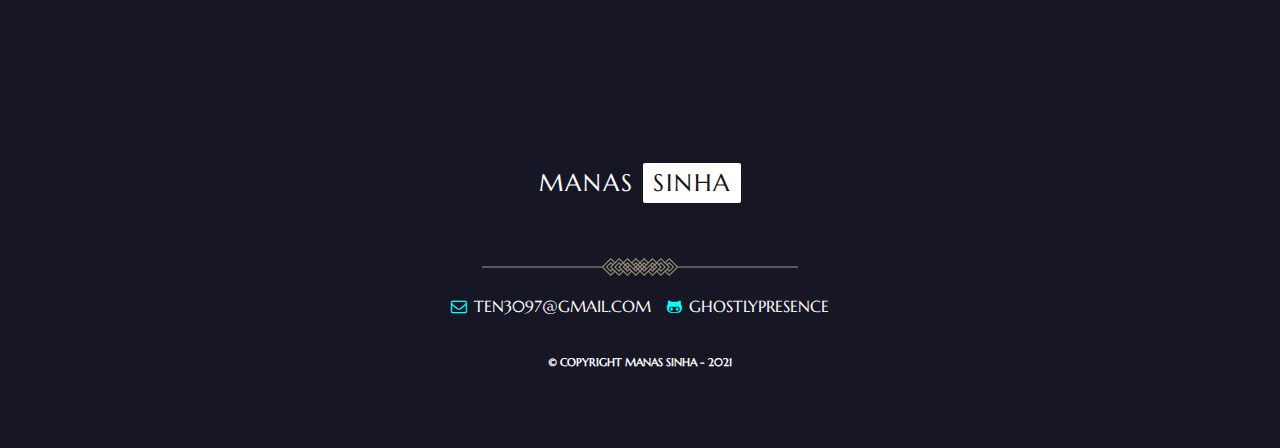
<file: articles/maze-solver.html>
<!DOCTYPE html>
  <head>
    <title>MANAS S. | Maze Solver</title>
    <link rel="icon" type="image/x-icon" href="./assets/favicon.ico" />
    <meta charset="utf-8" />
    <meta name="viewport" content="width=device-width, initial-scale=1" />
    <link rel="stylesheet" href="https://cdnjs.cloudflare.com/ajax/libs/font-awesome/4.7.0/css/font-awesome.min.css">
    <link rel="stylesheet" href="../public/scss/project-articles.css">
  </head>

  <body>
    <nav>
      <a href="../index.html" class="logo">
        <span class="f-name">Manas </span>
        <span class="l-name">Sinha</span>
      </a>
      <ul>
        <li><a href="../index.html">Home</a></li>
        <li><a href="../projects.html">Projects</a></li>
        <li><a href="../resume.html">Resume</a></li>
        <li><a href="../contact.html" class="fa fa-phone" aria-hidden="true"></a></li>
      </ul>
    </nav>
    <section>
      <div class="heading">
        <h1 id="text">Maze Solver Bot</h1>
        <h1 id="sub-text">Arduino Based Project | Robotics</h1>
        <div class="btn-container">
          <a class="btn project-btn" href="../projects.html">PROJECTS</a>
        </div>
      </div>
      
      <img src="../public/images/maze-solver.jpeg">
      
    </section>
    <div class="about">
      <h2>ABOUT THE PROJECT</h2>
      <img class="divider" src="../public/images/divider.png">
      <div class="about-text">
        <code>Components - </code>Arduino, IR sensors, DC Motors.
        <br>
        <code>Algorithm - </code>Left Hand Rule.
        <br>
        <br>
        <ul style="text-align: left;">
          <li>The maze solver bot traverses the 2D maze using the principles of <code>line following</code>.</li>
          <li>It identifies the straight path and turns based on the data given by the <code>IR sensors</code>.</li>
          <li>The bot makes the turn using the <code>left hand rule</code> which gives priority to the left turn, meaning if there is a possibility for the left turn, turn left otherwise turn right.</li>
          <li>If there is a dead end take a U-turn.</li>
          <li>The Bot was made for <code> <a href="https://technex.co.in/" target="_blank" style="color: aqua;">Technex IIT BHU</a></code> - 2019</li>
        </ul>
      </div>
      <div class="link-container">
        <a class="github-btn" href="https://github.com/GhostlyPresence/Maze-Solver-Bot" target="_blank">github</a>
        <a class="youtube-btn" href="#" target="_blank">youtube</a>
      </div>
    </div>
    <footer>
      <div class="logo-footer">
        <a href="../index.html" class="logo">
          <span class="f-name">Manas </span>
          <span class="l-name">Sinha</span>
        </a>
      </div>
      <img class="divider" src="../public/images/divider.png">
      <div class="contact">
        <ul>
          <li><span class="fa fa-mobile" aria-hidden="true"></span><span>+91 950 421 3681</span></li>
          <li><span class="fa fa-envelope-o" aria-hidden="true"></span><span>ten3097@gmail.com</span></li>
          <li><span class="fa fa-github-alt" aria-hidden="true"></span><span>GhostlyPresence</span></li>
        </ul>
      </div>
      <div class="copyright">
        <h6>© Copyright Manas sinha - 2021</h6>
      </div>
    </footer>
    <div class="scroll-top"></div>

    <script src="../public/js/app.js"></script>
    <script src="../public/js/parallax.js"></script>
  </body>
</html>
</file>
<file: public/scss/main.css>
@import url("https://fonts.googleapis.com/css2?family=Marcellus&family=Poppins&display=swap");
:root {
  --navy-blue: #162334;
  --black: #151515;
  --white: #fff;
  --text-light: #fff;
  --background: #161625;
  --background-light:#292946;
  --logo-bg: #fff;
  --red:#ff005c;
  --yellow:#f9b208;
  --green: #c0e218;
  --bright-red:#fa4659;
  --light-blue:aqua;
  --github:#f9b208;
  --youtube:#ff005c;
  --linkedin:aqua;
  --codepen: #c0e218;
  --contact:#fa4659;
  --bar-color:aqua;
}

* {
  margin: 0;
  padding: 0;
  -webkit-box-sizing: border-box;
          box-sizing: border-box;
  scroll-behavior: smooth;
}

nav {
  position: absolute;
  top: 0;
  left: 0;
  width: 100%;
  padding: 30px 100px;
  text-transform: uppercase;
  display: -webkit-box;
  display: -ms-flexbox;
  display: flex;
  -webkit-box-pack: justify;
      -ms-flex-pack: justify;
          justify-content: space-between;
  -webkit-box-align: center;
      -ms-flex-align: center;
          align-items: center;
  z-index: 10000;
}

.logo {
  color: #fff;
  text-decoration: none;
  font-size: 1em;
  letter-spacing: 2px;
}

.logo .l-name {
  color: #151515;
  padding: 5px 10px;
  background-color: var(--logo-bg);
  border-radius: 2px;
  -webkit-transition: 250ms;
  transition: 250ms;
}

.logo .l-name:hover {
  color: #fff;
  background-color: transparent;
  border: 1px solid #fff;
}

nav ul {
  display: -webkit-box;
  display: -ms-flexbox;
  display: flex;
  -webkit-box-pack: center;
      -ms-flex-pack: center;
          justify-content: center;
  -webkit-box-align: center;
      -ms-flex-align: center;
          align-items: center;
}

nav ul li {
  list-style: none;
  margin-left: 20px;
}

nav ul li a {
  text-decoration: none;
  padding: 6px 15px;
  color: #fff;
  border-radius: 20px;
  -webkit-transition: 250ms;
  transition: 250ms;
}

nav ul li:last-child {
  border-radius: 20px;
  background-color: var(--contact);
  color: #fff;
  -webkit-box-shadow: 0 0 5px var(--contact), 0 0 25px var(--contact), 0 0 50px var(--contact), 0 0 200px var(--contact);
          box-shadow: 0 0 5px var(--contact), 0 0 25px var(--contact), 0 0 50px var(--contact), 0 0 200px var(--contact);
  -webkit-transition: 500ms;
  transition: 500ms;
}

nav ul li:not(:last-child) a:hover {
  background: #fff;
  color: var(--black);
}

@media (max-width: 1080px) {
  nav {
    height: 9em;
    font-size: 0.9em;
    -webkit-box-orient: vertical;
    -webkit-box-direction: normal;
        -ms-flex-direction: column;
            flex-direction: column;
    -webkit-box-pack: justify;
        -ms-flex-pack: justify;
            justify-content: space-between;
  }
}

@media (max-width: 750px) {
  nav {
    font-size: 0.9em;
  }
}

body {
  min-height: 100vh;
  background: -webkit-gradient(linear, left top, left bottom, from(var(--black)), to(var(--background)));
  background: linear-gradient(var(--black), var(--background));
  font-family: 'Marcellus';
  color: #fff;
  overflow-x: hidden;
}

code {
  font-family: 'Marcellus';
  color: var(--red);
}

section {
  position: relative;
  width: 100%;
  height: 100vh;
  padding: 120px;
  display: -webkit-box;
  display: -ms-flexbox;
  display: flex;
  -webkit-box-orient: vertical;
  -webkit-box-direction: normal;
      -ms-flex-direction: column;
          flex-direction: column;
  -webkit-box-pack: center;
      -ms-flex-pack: center;
          justify-content: center;
  -webkit-box-align: center;
      -ms-flex-align: center;
          align-items: center;
}

section::before {
  content: '';
  position: absolute;
  bottom: 0;
  width: 100%;
  height: 100px;
  background: -webkit-gradient(linear, left bottom, left top, from(var(--background)), to(transparent));
  background: linear-gradient(to top, var(--background), transparent);
  z-index: 1000;
}

section img {
  position: absolute;
  top: 0;
  left: 0;
  height: 100%;
  width: 100%;
  -o-object-fit: cover;
     object-fit: cover;
  z-index: -1;
}

.heading {
  position: relative;
}

#text {
  color: #fff;
  font-size: 100px;
  font-weight: 400;
  line-height: 1.05em;
}

#sub-text {
  color: #fff;
  font-size: 45px;
  font-weight: 400;
  line-height: 1.22em;
}

.btn {
  display: inline-block;
  padding: 15px 30px;
  border: 1px solid #fff;
  font-style: normal;
  font-weight: 400;
  font-size: 15px;
  line-height: 26px;
  text-transform: uppercase;
  text-align: center;
  text-decoration: none;
  margin-top: 40px;
  -webkit-transition: 250ms;
  transition: 250ms;
  cursor: pointer;
}

.project-btn {
  background-color: #fff;
  color: #151515;
}

.project-btn:hover {
  -webkit-transform: scale(1.05);
          transform: scale(1.05);
  color: aqua;
  background-color: transparent;
  border: 1px solid aqua;
}

.about {
  position: relative;
  padding: 10%;
  background: var(--background);
  display: -webkit-box;
  display: -ms-flexbox;
  display: flex;
  -webkit-box-orient: vertical;
  -webkit-box-direction: normal;
      -ms-flex-direction: column;
          flex-direction: column;
  -webkit-box-align: center;
      -ms-flex-align: center;
          align-items: center;
}

.about h2 {
  text-align: center;
  font-size: 3.5em;
  color: #fff;
}

.divider {
  margin-top: 30px;
}

.about .about-text {
  position: relative;
  text-align: center;
  padding: 50px;
  margin-top: 20px;
  font-size: 1.05em;
  color: #fff;
  -webkit-box-shadow: 5px 5px 25px rgba(0, 0, 0, 0.5);
          box-shadow: 5px 5px 25px rgba(0, 0, 0, 0.5);
  overflow: hidden;
  cursor: pointer;
}

.about .about-text::before {
  content: '';
  position: absolute;
  left: -100vw;
  top: 0;
  height: 100%;
  width: 150px;
  background-color: rgba(255, 255, 255, 0.3);
  -webkit-transform: skew(-45deg);
          transform: skew(-45deg);
  -webkit-transition: 3.5s ease-out;
  transition: 3.5s ease-out;
}

.about .about-text:hover::before {
  left: 100vw;
}

.link-container {
  width: 100%;
  margin-top: 30px;
  display: -webkit-box;
  display: -ms-flexbox;
  display: flex;
  -webkit-box-pack: center;
      -ms-flex-pack: center;
          justify-content: center;
}

.link-container a {
  text-decoration: none;
  text-transform: uppercase;
  min-width: 200px;
  margin: 0px 10px;
  padding: 25px 30px;
  text-align: center;
  letter-spacing: 4px;
  -webkit-transition: 0.25s;
  transition: 0.25s;
  font-weight: bold;
  background: var(--background);
}

.link-container .github-btn {
  color: var(--github);
  border: 2px solid var(--github);
}

.link-container .github-btn:hover {
  color: var(--background);
  background: var(--github);
  -webkit-box-shadow: 0 0 5px var(--github), 0 0 25px var(--github), 0 0 50px var(--github), 0 0 200px var(--github);
          box-shadow: 0 0 5px var(--github), 0 0 25px var(--github), 0 0 50px var(--github), 0 0 200px var(--github);
  -webkit-box-reflect: below 1px linear-gradient(transparent, #0005);
}

.link-container .youtube-btn {
  color: var(--youtube);
  border: 2px solid var(--youtube);
}

.link-container .youtube-btn:hover {
  color: var(--background);
  background: var(--youtube);
  -webkit-box-shadow: 0 0 5px var(--youtube), 0 0 25px var(--youtube), 0 0 50px var(--youtube), 0 0 200px var(--youtube);
          box-shadow: 0 0 5px var(--youtube), 0 0 25px var(--youtube), 0 0 50px var(--youtube), 0 0 200px var(--youtube);
  -webkit-box-reflect: below 1px linear-gradient(transparent, #0005);
}

@media (max-width: 1080px) {
  .about {
    padding: 8%;
  }
  #text {
    font-size: 70px;
    line-height: 0.9em;
    margin-bottom: 0.3em;
  }
  #sub-text {
    font-size: 25px;
  }
  .about .about-text::before {
    -webkit-transition: 2s ease-out;
    transition: 2s ease-out;
  }
}

@media (max-width: 750px) {
  section {
    padding: 90px;
  }
  #divider1 {
    width: 70%;
  }
  #text {
    font-size: 60px;
  }
  #sub-text {
    font-size: 17px;
  }
  .link-container {
    -webkit-box-orient: vertical;
    -webkit-box-direction: normal;
        -ms-flex-direction: column;
            flex-direction: column;
    width: 70%;
  }
  .link-container a {
    margin: 10px 0;
  }
  .about .about-text::before {
    opacity: 0;
  }
}

.about .card-container {
  width: 100%;
  min-height: 500px;
  padding: 5%;
  margin-top: 20px;
  display: -webkit-box;
  display: -ms-flexbox;
  display: flex;
  -webkit-box-pack: justify;
      -ms-flex-pack: justify;
          justify-content: space-between;
}

.about .card-container .card {
  width: 45%;
  margin: 1em 0;
  background: var(--background-light);
  padding: 20px;
  display: -webkit-box;
  display: -ms-flexbox;
  display: flex;
  -webkit-box-orient: vertical;
  -webkit-box-direction: normal;
      -ms-flex-direction: column;
          flex-direction: column;
  border-radius: 10px;
  -webkit-box-pack: space-evenly;
      -ms-flex-pack: space-evenly;
          justify-content: space-evenly;
  -webkit-box-align: center;
      -ms-flex-align: center;
          align-items: center;
  -webkit-box-shadow: 5px 5px 15px #000;
          box-shadow: 5px 5px 15px #000;
  -webkit-transition: 0.5s;
  transition: 0.5s;
}

.about .card-container .card:hover {
  -webkit-box-shadow: 10px 10px 20px #000;
          box-shadow: 10px 10px 20px #000;
  -webkit-transform: translateY(-30px);
          transform: translateY(-30px);
}

.card-container .card .divider {
  margin-top: 0;
  width: 15em;
}

.about .card-container .card h1 {
  text-align: center;
}

.about .card-container .card h1,
.about .card-container .card .item {
  text-transform: uppercase;
  width: 100%;
  font-size: 0.8em;
  font-weight: bold;
  padding: 10px;
  margin: 5px;
}

.about .card-container .card h1 {
  font-size: 2em;
}

.about .card-container .card .item .item-text {
  display: -webkit-box;
  display: -ms-flexbox;
  display: flex;
  -webkit-box-pack: justify;
      -ms-flex-pack: justify;
          justify-content: space-between;
}

.about .card-container .card .item .item-bar-bg {
  width: 100%;
  border-radius: 15px;
  margin-top: 10px;
  background: var(--background-light);
  -webkit-box-shadow: inset 3px 3px 7px #171727, inset -3px -3px 7px #393957;
          box-shadow: inset 3px 3px 7px #171727, inset -3px -3px 7px #393957;
}

.about .card-container .card .item .item-bar-bg .item-bar {
  position: relative;
  background: var(--bar-color);
  background: -webkit-gradient(linear, left top, right bottom, from(#020024), color-stop(0%, #00ffdd), to(#0082ff));
  background: linear-gradient(to bottom right, #020024 0%, #00ffdd 0%, #0082ff 100%);
  height: 20px;
  border-radius: 15px;
  cursor: pointer;
  -webkit-transition: 1s;
  transition: 1s;
  -webkit-transform-origin: left;
          transform-origin: left;
  -webkit-animation: scaleAnimation 3s ease-in-out;
          animation: scaleAnimation 3s ease-in-out;
  -webkit-animation-delay: 5s;
          animation-delay: 5s;
}

.about .card-container .card .item .item-bar-bg .item-bar:hover {
  background: #FB1ABB;
  background: -webkit-gradient(linear, left top, right bottom, from(#FB1ABB), to(#5225BB));
  background: linear-gradient(to bottom right, #FB1ABB, #5225BB);
}

@-webkit-keyframes scaleAnimation {
  0% {
    -webkit-transform: scaleX(0);
            transform: scaleX(0);
  }
  100% {
    transfrom: scaleX(1);
  }
}

@keyframes scaleAnimation {
  0% {
    -webkit-transform: scaleX(0);
            transform: scaleX(0);
  }
  100% {
    transfrom: scaleX(1);
  }
}

@media (max-width: 900px) {
  .about .card-container {
    -webkit-box-orient: vertical;
    -webkit-box-direction: normal;
        -ms-flex-direction: column;
            flex-direction: column;
    -webkit-box-align: center;
        -ms-flex-align: center;
            align-items: center;
    padding: 20px 0;
  }
  .about .card-container .card {
    width: 100%;
  }
}

@media (max-width: 750px) {
  .about .card-container {
    padding: 20px 0;
  }
  .card-container .card .divider {
    width: 12em;
  }
}

.scroll-top {
  position: fixed;
  bottom: 20px;
  right: 30px;
  z-index: 10000;
  width: 5em;
  height: 7em;
  background: url("../images/madara.png");
  background-size: cover;
  cursor: pointer;
  padding: 15px;
  border-radius: 10px;
  filter: drop-shadow(0px 0px 10px var(--light-blue));
  -webkit-filter: drop-shadow(0px 0px 10px var(--light-blue));
  -webkit-transition: 0.5s;
  transition: 0.5s;
}

.scroll-top:hover {
  -webkit-transform: translateY(-20px);
          transform: translateY(-20px);
}

@media (max-width: 900px) {
  .scroll-top {
    width: 4em;
    height: 6em;
  }
}

footer {
  width: 100%;
  min-height: 40vh;
  padding: 30px 100px;
  background: var(--background);
  text-transform: uppercase;
  display: -webkit-box;
  display: -ms-flexbox;
  display: flex;
  -webkit-box-orient: vertical;
  -webkit-box-direction: normal;
      -ms-flex-direction: column;
          flex-direction: column;
  -webkit-box-align: center;
      -ms-flex-align: center;
          align-items: center;
  -webkit-box-pack: center;
      -ms-flex-pack: center;
          justify-content: center;
  z-index: 10000;
}

footer .logo-footer {
  font-size: 1.5em;
  margin-bottom: 30px;
}

.contact {
  color: #fff;
  padding: 20px 0;
  width: 100%;
}

.contact ul {
  list-style: none;
  display: -webkit-box;
  display: -ms-flexbox;
  display: flex;
  -webkit-box-pack: center;
      -ms-flex-pack: center;
          justify-content: center;
  -webkit-box-align: center;
      -ms-flex-align: center;
          align-items: center;
}

.contact ul li {
  margin: 0px 0.5em;
}

/*===========================*/
/*===========================*/
.contact ul li:first-child {
  display: none;
}

/*===========================*/
/*===========================*/
.contact ul li .fa {
  margin-right: 7px;
  color: aqua;
}

.copyright h6 {
  color: #fff;
  margin-top: 20px;
}

@media (max-width: 900px) {
  .contact ul {
    -webkit-box-orient: vertical;
    -webkit-box-direction: normal;
        -ms-flex-direction: column;
            flex-direction: column;
  }
  .contact ul li {
    display: -webkit-box;
    display: -ms-flexbox;
    display: flex;
  }
}

@media (max-width: 600px) {
  footer .logo-footer {
    font-size: 4.5vw;
  }
  .contact ul li {
    font-size: 3.5vw;
  }
  .copyright {
    width: 80vw;
    text-align: center;
  }
}
/*# sourceMappingURL=main.css.map */
</file>
<file: public/scss/contact.css>
@import url("https://fonts.googleapis.com/css2?family=Marcellus&family=Poppins&display=swap");
:root {
  --navy-blue: #162334;
  --black: #151515;
  --white: #fff;
  --text-light: #fff;
  --background: #161625;
  --background-light:#292946;
  --logo-bg: #fff;
  --red:#ff005c;
  --yellow:#f9b208;
  --green: #c0e218;
  --bright-red:#fa4659;
  --light-blue:aqua;
  --github:#f9b208;
  --youtube:#ff005c;
  --linkedin:aqua;
  --codepen: #c0e218;
  --contact:#fa4659;
  --bar-color:aqua;
}

* {
  margin: 0;
  padding: 0;
  -webkit-box-sizing: border-box;
          box-sizing: border-box;
  scroll-behavior: smooth;
}

nav {
  position: absolute;
  top: 0;
  left: 0;
  width: 100%;
  padding: 30px 100px;
  text-transform: uppercase;
  display: -webkit-box;
  display: -ms-flexbox;
  display: flex;
  -webkit-box-pack: justify;
      -ms-flex-pack: justify;
          justify-content: space-between;
  -webkit-box-align: center;
      -ms-flex-align: center;
          align-items: center;
  z-index: 10000;
}

.logo {
  color: #fff;
  text-decoration: none;
  font-size: 1em;
  letter-spacing: 2px;
}

.logo .l-name {
  color: #151515;
  padding: 5px 10px;
  background-color: var(--logo-bg);
  border-radius: 2px;
  -webkit-transition: 250ms;
  transition: 250ms;
}

.logo .l-name:hover {
  color: #fff;
  background-color: transparent;
  border: 1px solid #fff;
}

nav ul {
  display: -webkit-box;
  display: -ms-flexbox;
  display: flex;
  -webkit-box-pack: center;
      -ms-flex-pack: center;
          justify-content: center;
  -webkit-box-align: center;
      -ms-flex-align: center;
          align-items: center;
}

nav ul li {
  list-style: none;
  margin-left: 20px;
}

nav ul li a {
  text-decoration: none;
  padding: 6px 15px;
  color: #fff;
  border-radius: 20px;
  -webkit-transition: 250ms;
  transition: 250ms;
}

nav ul li:last-child {
  border-radius: 20px;
  background-color: var(--contact);
  color: #fff;
  -webkit-box-shadow: 0 0 5px var(--contact), 0 0 25px var(--contact), 0 0 50px var(--contact), 0 0 200px var(--contact);
          box-shadow: 0 0 5px var(--contact), 0 0 25px var(--contact), 0 0 50px var(--contact), 0 0 200px var(--contact);
  -webkit-transition: 500ms;
  transition: 500ms;
}

nav ul li:not(:last-child) a:hover {
  background: #fff;
  color: var(--black);
}

@media (max-width: 1080px) {
  nav {
    height: 9em;
    font-size: 0.9em;
    -webkit-box-orient: vertical;
    -webkit-box-direction: normal;
        -ms-flex-direction: column;
            flex-direction: column;
    -webkit-box-pack: justify;
        -ms-flex-pack: justify;
            justify-content: space-between;
  }
}

@media (max-width: 750px) {
  nav {
    font-size: 0.9em;
  }
}

body {
  min-height: 100vh;
  background: -webkit-gradient(linear, left top, left bottom, from(var(--black)), to(var(--background)));
  background: linear-gradient(var(--black), var(--background));
  font-family: 'Marcellus';
  color: #fff;
  overflow-x: hidden;
}

code {
  font-family: 'Marcellus';
  color: var(--red);
}

section {
  position: relative;
  width: 100%;
  height: 100vh;
  padding: 120px;
  display: -webkit-box;
  display: -ms-flexbox;
  display: flex;
  -webkit-box-pack: center;
      -ms-flex-pack: center;
          justify-content: center;
  -webkit-box-align: center;
      -ms-flex-align: center;
          align-items: center;
}

section::before {
  content: '';
  position: absolute;
  bottom: 0;
  width: 100%;
  height: 100px;
  background: -webkit-gradient(linear, left bottom, left top, from(var(--background)), to(transparent));
  background: linear-gradient(to top, var(--background), transparent);
  z-index: 1000;
}

section .bg-image {
  position: absolute;
  top: 0;
  left: 0;
  height: 100%;
  width: 100%;
  -o-object-fit: cover;
     object-fit: cover;
  opacity: 0.8;
  z-index: -1;
}

section .container {
  position: relative;
  margin-top: 40px;
  padding: 3px;
  height: 400px;
  width: 600px;
  text-transform: uppercase;
  letter-spacing: 1px;
  background: -webkit-gradient(linear, left top, right top, from(rgba(2, 0, 36, 0.25)), color-stop(40%, rgba(77, 9, 121, 0.25)), to(rgba(0, 212, 255, 0.25)));
  background: linear-gradient(90deg, rgba(2, 0, 36, 0.25) 0%, rgba(77, 9, 121, 0.25) 40%, rgba(0, 212, 255, 0.25) 100%);
  -webkit-box-shadow: 10px 10px 50px #1f2687;
          box-shadow: 10px 10px 50px #1f2687;
  -webkit-backdrop-filter: blur(5px);
          backdrop-filter: blur(5px);
  border-radius: 15px;
  border-top: 1px solid rgba(255, 255, 255, 0.6);
  border-left: 1px solid rgba(255, 255, 255, 0.6);
}

/*section .container .top-bar
{
    display: none;
    width: 100%;
    height:30px;
    border-radius: 10px 10px 0 0;
    background: rgba(0, 0, 0, 0.8);
    display: flex;
    justify-content: flex-end;
    align-items: center;
    backdrop-filter: blur( 9.0px );
    -webkit-backdrop-filter: blur( 9.0px );
    padding:10px;
}
section .container .top-bar span
{
    height: 10px;
    width: 10px;
    margin-left: 5px;
    border-radius: 50%;
}
section .container .top-bar span:nth-child(1)
{
    background-color: yellow;
}
section .container .top-bar span:nth-child(2)
{
    background-color: rgb(44, 255, 44);
}
section .container .top-bar span:nth-child(3)
{
    background-color: orangered
}*/
section .container .contact-links {
  height: 60%;
  width: 80%;
  margin: 20px auto;
}

section .container .contact-links ul {
  text-align: center;
  height: 100%;
  padding: 10px 20px;
  display: -webkit-box;
  display: -ms-flexbox;
  display: flex;
  -webkit-box-orient: vertical;
  -webkit-box-direction: normal;
      -ms-flex-direction: column;
          flex-direction: column;
  -webkit-box-pack: space-evenly;
      -ms-flex-pack: space-evenly;
          justify-content: space-evenly;
  -webkit-box-align: center;
      -ms-flex-align: center;
          align-items: center;
  list-style: none;
}

section .container .contact-links ul li {
  width: 50%;
  display: -webkit-box;
  display: -ms-flexbox;
  display: flex;
  -webkit-box-pack: justify;
      -ms-flex-pack: justify;
          justify-content: space-between;
  color: #e4fbff;
}

section .container .contact-links ul li a {
  text-decoration: none;
  color: #e4fbff;
}

section .container .contact-links ul li a:hover {
  color: aqua;
}

section .container .contact-links ul li .fa {
  margin-right: 10px;
  font-size: 1.05em;
  color: aqua;
}

section .container .divider {
  display: block;
  width: 250px;
  height: auto;
  margin: auto;
}

section .container .social-links {
  width: 100%;
}

section .container .social-links ul {
  width: 100%;
  display: -webkit-box;
  display: -ms-flexbox;
  display: flex;
  -webkit-box-pack: center;
      -ms-flex-pack: center;
          justify-content: center;
  list-style: none;
}

section .container .social-links ul li {
  padding: 20px;
  font-size: 1.1em;
}

section .container .social-links ul li a {
  color: #e4fbff;
  text-decoration: none;
  -webkit-transition: 250ms;
  transition: 250ms;
}

section .container .social-links ul li a span {
  -webkit-transition: 250ms;
  transition: 250ms;
  font-size: 1.3em;
  padding: 10px;
}

section .container .social-links ul li:nth-child(1) a:hover span {
  color: var(--codepen);
  color: #151515;
  background: var(--codepen);
  -webkit-box-shadow: 0 0 5px var(--codepen), 0 0 25px var(--codepen), 0 0 50px var(--codepen), 0 0 200px var(--codepen);
          box-shadow: 0 0 5px var(--codepen), 0 0 25px var(--codepen), 0 0 50px var(--codepen), 0 0 200px var(--codepen);
  -webkit-box-reflect: below 1px linear-gradient(transparent, #0005);
}

section .container .social-links ul li:nth-child(2) a:hover span {
  color: var(--github);
  color: #151515;
  background: var(--github);
  -webkit-box-shadow: 0 0 5px var(--github), 0 0 25px var(--github), 0 0 50px var(--github), 0 0 200px var(--github);
          box-shadow: 0 0 5px var(--github), 0 0 25px var(--github), 0 0 50px var(--github), 0 0 200px var(--github);
  -webkit-box-reflect: below 1px linear-gradient(transparent, #0005);
}

section .container .social-links ul li:nth-child(3) a:hover span {
  color: var(--linkedin);
  color: #151515;
  background: var(--linkedin);
  -webkit-box-shadow: 0 0 5px var(--linkedin), 0 0 25px var(--linkedin), 0 0 50px var(--linkedin), 0 0 200px var(--linkedin);
          box-shadow: 0 0 5px var(--linkedin), 0 0 25px var(--linkedin), 0 0 50px var(--linkedin), 0 0 200px var(--linkedin);
  -webkit-box-reflect: below 1px linear-gradient(transparent, #0005);
}

section .container .social-links ul li:nth-child(4) a:hover span {
  color: var(--youtube);
  color: #151515;
  background: var(--youtube);
  -webkit-box-shadow: 0 0 5px var(--youtube), 0 0 25px var(--youtube), 0 0 50px var(--youtube), 0 0 200px var(--youtube);
          box-shadow: 0 0 5px var(--youtube), 0 0 25px var(--youtube), 0 0 50px var(--youtube), 0 0 200px var(--youtube);
  -webkit-box-reflect: below 1px linear-gradient(transparent, #0005);
}

@media (max-width: 900px) {
  section {
    padding: 80px;
  }
}

@media (max-width: 600px) {
  section {
    padding: 60px;
  }
  section .container {
    font-size: 0.9em;
  }
  section .container .contact-links,
  section .container .contact-links ul {
    padding: 0;
  }
  section .container .contact-links ul li {
    width: 100%;
  }
  section .container .divider {
    width: 150px;
  }
}

.scroll-top {
  position: fixed;
  bottom: 20px;
  right: 30px;
  z-index: 10000;
  width: 5em;
  height: 7em;
  background: url("../images/madara.png");
  background-size: cover;
  cursor: pointer;
  padding: 15px;
  border-radius: 10px;
  filter: drop-shadow(0px 0px 10px var(--light-blue));
  -webkit-filter: drop-shadow(0px 0px 10px var(--light-blue));
  -webkit-transition: 0.5s;
  transition: 0.5s;
}

.scroll-top:hover {
  -webkit-transform: translateY(-20px);
          transform: translateY(-20px);
}

@media (max-width: 900px) {
  .scroll-top {
    width: 4em;
    height: 6em;
  }
}

footer {
  width: 100%;
  min-height: 40vh;
  padding: 30px 100px;
  background: var(--background);
  text-transform: uppercase;
  display: -webkit-box;
  display: -ms-flexbox;
  display: flex;
  -webkit-box-orient: vertical;
  -webkit-box-direction: normal;
      -ms-flex-direction: column;
          flex-direction: column;
  -webkit-box-align: center;
      -ms-flex-align: center;
          align-items: center;
  -webkit-box-pack: center;
      -ms-flex-pack: center;
          justify-content: center;
  z-index: 10000;
}

footer .logo-footer {
  font-size: 1.5em;
  margin-bottom: 30px;
}

.contact {
  color: #fff;
  padding: 20px 0;
  width: 100%;
}

.contact ul {
  list-style: none;
  display: -webkit-box;
  display: -ms-flexbox;
  display: flex;
  -webkit-box-pack: center;
      -ms-flex-pack: center;
          justify-content: center;
  -webkit-box-align: center;
      -ms-flex-align: center;
          align-items: center;
}

.contact ul li {
  margin: 0px 0.5em;
}

/*===========================*/
/*===========================*/
.contact ul li:first-child {
  display: none;
}

/*===========================*/
/*===========================*/
.contact ul li .fa {
  margin-right: 7px;
  color: aqua;
}

.copyright h6 {
  color: #fff;
  margin-top: 20px;
}

@media (max-width: 900px) {
  .contact ul {
    -webkit-box-orient: vertical;
    -webkit-box-direction: normal;
        -ms-flex-direction: column;
            flex-direction: column;
  }
  .contact ul li {
    display: -webkit-box;
    display: -ms-flexbox;
    display: flex;
  }
}

@media (max-width: 600px) {
  footer .logo-footer {
    font-size: 4.5vw;
  }
  .contact ul li {
    font-size: 3.5vw;
  }
  .copyright {
    width: 80vw;
    text-align: center;
  }
}
/*# sourceMappingURL=contact.css.map */
</file>
<file: public/scss/projects.css>
@import url("https://fonts.googleapis.com/css2?family=Marcellus&family=Poppins&display=swap");
:root {
  --navy-blue: #162334;
  --black: #151515;
  --white: #fff;
  --text-light: #fff;
  --background: #161625;
  --background-light:#292946;
  --logo-bg: #fff;
  --red:#ff005c;
  --yellow:#f9b208;
  --green: #c0e218;
  --bright-red:#fa4659;
  --light-blue:aqua;
  --github:#f9b208;
  --youtube:#ff005c;
  --linkedin:aqua;
  --codepen: #c0e218;
  --contact:#fa4659;
  --bar-color:aqua;
}

* {
  margin: 0;
  padding: 0;
  -webkit-box-sizing: border-box;
          box-sizing: border-box;
  scroll-behavior: smooth;
}

nav {
  position: absolute;
  top: 0;
  left: 0;
  width: 100%;
  padding: 30px 100px;
  text-transform: uppercase;
  display: -webkit-box;
  display: -ms-flexbox;
  display: flex;
  -webkit-box-pack: justify;
      -ms-flex-pack: justify;
          justify-content: space-between;
  -webkit-box-align: center;
      -ms-flex-align: center;
          align-items: center;
  z-index: 10000;
}

.logo {
  color: #fff;
  text-decoration: none;
  font-size: 1em;
  letter-spacing: 2px;
}

.logo .l-name {
  color: #151515;
  padding: 5px 10px;
  background-color: var(--logo-bg);
  border-radius: 2px;
  -webkit-transition: 250ms;
  transition: 250ms;
}

.logo .l-name:hover {
  color: #fff;
  background-color: transparent;
  border: 1px solid #fff;
}

nav ul {
  display: -webkit-box;
  display: -ms-flexbox;
  display: flex;
  -webkit-box-pack: center;
      -ms-flex-pack: center;
          justify-content: center;
  -webkit-box-align: center;
      -ms-flex-align: center;
          align-items: center;
}

nav ul li {
  list-style: none;
  margin-left: 20px;
}

nav ul li a {
  text-decoration: none;
  padding: 6px 15px;
  color: #fff;
  border-radius: 20px;
  -webkit-transition: 250ms;
  transition: 250ms;
}

nav ul li:last-child {
  border-radius: 20px;
  background-color: var(--contact);
  color: #fff;
  -webkit-box-shadow: 0 0 5px var(--contact), 0 0 25px var(--contact), 0 0 50px var(--contact), 0 0 200px var(--contact);
          box-shadow: 0 0 5px var(--contact), 0 0 25px var(--contact), 0 0 50px var(--contact), 0 0 200px var(--contact);
  -webkit-transition: 500ms;
  transition: 500ms;
}

nav ul li:not(:last-child) a:hover {
  background: #fff;
  color: var(--black);
}

@media (max-width: 1080px) {
  nav {
    height: 9em;
    font-size: 0.9em;
    -webkit-box-orient: vertical;
    -webkit-box-direction: normal;
        -ms-flex-direction: column;
            flex-direction: column;
    -webkit-box-pack: justify;
        -ms-flex-pack: justify;
            justify-content: space-between;
  }
}

@media (max-width: 750px) {
  nav {
    font-size: 0.9em;
  }
}

body {
  min-height: 100vh;
  background: -webkit-gradient(linear, left top, left bottom, from(var(--black)), to(var(--background)));
  background: linear-gradient(var(--black), var(--background));
  font-family: 'Marcellus';
  color: #fff;
  overflow-x: hidden;
}

code {
  font-family: 'Marcellus';
  color: var(--red);
}

main {
  position: relative;
  display: -webkit-box;
  display: -ms-flexbox;
  display: flex;
  -webkit-box-pack: center;
      -ms-flex-pack: center;
          justify-content: center;
  -webkit-box-align: center;
      -ms-flex-align: center;
          align-items: center;
  background-image: url("../images/night-sky-min.png");
  background-size: 100vw 100vh;
  background-attachment: fixed;
  padding-top: 5em;
  min-height: 100vh;
  width: 100vw;
  z-index: 1;
}

main::before {
  content: '';
  position: absolute;
  bottom: 0;
  width: 100%;
  height: 70px;
  background: -webkit-gradient(linear, left bottom, left top, from(var(--background)), to(transparent));
  background: linear-gradient(to top, var(--background), transparent);
  z-index: 1000;
}

@media (max-width: 900px) {
  main {
    padding-top: 7em;
  }
}

.card-container {
  display: -ms-grid;
  display: grid;
  -ms-grid-columns: (1fr)[3];
      grid-template-columns: repeat(3, 1fr);
}

.card-container .card {
  position: relative;
  background: var(--background);
  min-width: 320px;
  height: 440px;
  -webkit-box-shadow: inset 5px 5px 10px rgba(0, 0, 0, 0.3), inset -5px -5px 10px rgba(255, 255, 255, 0.1), 5px 5px 10px rgba(0, 0, 0, 0.5), -5px -5px 10px rgba(255, 255, 255, 0.1);
          box-shadow: inset 5px 5px 10px rgba(0, 0, 0, 0.3), inset -5px -5px 10px rgba(255, 255, 255, 0.1), 5px 5px 10px rgba(0, 0, 0, 0.5), -5px -5px 10px rgba(255, 255, 255, 0.1);
  border-radius: 15px;
  margin: 30px;
}

.card-container .card .box {
  position: absolute;
  top: 20px;
  left: 20px;
  right: 20px;
  bottom: 20px;
  background: var(--background);
  border-radius: 15px;
  -webkit-box-shadow: 0 20px 50px rgba(0, 0, 0, 0.5);
          box-shadow: 0 20px 50px rgba(0, 0, 0, 0.5);
  -webkit-transition: 0.5s;
  transition: 0.5s;
  display: -webkit-box;
  display: -ms-flexbox;
  display: flex;
  -webkit-box-pack: center;
      -ms-flex-pack: center;
          justify-content: center;
  -webkit-box-align: center;
      -ms-flex-align: center;
          align-items: center;
  overflow: hidden;
}

.card-container .card .box::before {
  content: '';
  position: absolute;
  top: 0;
  left: 0;
  width: 50%;
  height: 100%;
  background: rgba(255, 255, 255, 0.05);
  pointer-events: none;
}

.card-container .card .box:hover {
  -webkit-transform: translateY(-50px);
          transform: translateY(-50px);
  -webkit-box-shadow: 0 20px 70px rgba(0, 0, 0, 0.5);
          box-shadow: 0 20px 70px rgba(0, 0, 0, 0.5);
}

.card-container .card .box .content {
  padding: 20px;
  text-align: center;
}

.card-container .card .box .content h2 {
  position: absolute;
  top: -10px;
  right: 30px;
  font-size: 8em;
  color: rgba(255, 255, 255, 0.212);
}

.card-container .card .box .content h3 {
  font-size: 1.8em;
  color: rgba(255, 255, 255, 0.8);
  z-index: 1;
  -webkit-transition: 0.5s;
  transition: 0.5s;
}

.card-container .card .box .content p {
  font-size: 14px;
  font-weight: 300;
  color: rgba(255, 255, 255, 0.8);
  z-index: 1;
  -webkit-transition: 0.5s;
  transition: 0.5s;
}

.card-container .card .box .content a {
  position: relative;
  display: inline-block;
  padding: 8px 20px;
  background: #151515;
  margin-top: 15px;
  border-radius: 20px;
  text-decoration: none;
  font-weight: 400;
  color: #fff;
  -webkit-box-shadow: 0 10px 20px rgba(0, 0, 0, 0.2);
          box-shadow: 0 10px 20px rgba(0, 0, 0, 0.2);
  -webkit-transition: 250ms;
  transition: 250ms;
}

.card-container .card:nth-child(1) .box .content a {
  background: #2196f3;
}

.card-container .card:nth-child(2) .box .content a {
  background: #e91e63;
}

.card-container .card:nth-child(3) .box .content a {
  background: #97dc47;
}

.card-container .card:nth-child(4) .box .content a {
  background: #E3AC27;
}

.card-container .card .box .content a:hover {
  background: #151515;
}

@media (max-width: 900px) {
  .card-container {
    -ms-grid-columns: (1fr)[2];
        grid-template-columns: repeat(2, 1fr);
  }
}

@media (max-width: 600px) {
  .card-container {
    -ms-grid-columns: (1fr)[1];
        grid-template-columns: repeat(1, 1fr);
  }
}

.scroll-top {
  position: fixed;
  bottom: 20px;
  right: 30px;
  z-index: 10000;
  width: 5em;
  height: 7em;
  background: url("../images/madara.png");
  background-size: cover;
  cursor: pointer;
  padding: 15px;
  border-radius: 10px;
  filter: drop-shadow(0px 0px 10px var(--light-blue));
  -webkit-filter: drop-shadow(0px 0px 10px var(--light-blue));
  -webkit-transition: 0.5s;
  transition: 0.5s;
}

.scroll-top:hover {
  -webkit-transform: translateY(-20px);
          transform: translateY(-20px);
}

@media (max-width: 900px) {
  .scroll-top {
    width: 4em;
    height: 6em;
  }
}

footer {
  width: 100%;
  min-height: 40vh;
  padding: 30px 100px;
  background: var(--background);
  text-transform: uppercase;
  display: -webkit-box;
  display: -ms-flexbox;
  display: flex;
  -webkit-box-orient: vertical;
  -webkit-box-direction: normal;
      -ms-flex-direction: column;
          flex-direction: column;
  -webkit-box-align: center;
      -ms-flex-align: center;
          align-items: center;
  -webkit-box-pack: center;
      -ms-flex-pack: center;
          justify-content: center;
  z-index: 10000;
}

footer .logo-footer {
  font-size: 1.5em;
  margin-bottom: 30px;
}

.contact {
  color: #fff;
  padding: 20px 0;
  width: 100%;
}

.contact ul {
  list-style: none;
  display: -webkit-box;
  display: -ms-flexbox;
  display: flex;
  -webkit-box-pack: center;
      -ms-flex-pack: center;
          justify-content: center;
  -webkit-box-align: center;
      -ms-flex-align: center;
          align-items: center;
}

.contact ul li {
  margin: 0px 0.5em;
}

/*===========================*/
/*===========================*/
.contact ul li:first-child {
  display: none;
}

/*===========================*/
/*===========================*/
.contact ul li .fa {
  margin-right: 7px;
  color: aqua;
}

.copyright h6 {
  color: #fff;
  margin-top: 20px;
}

@media (max-width: 900px) {
  .contact ul {
    -webkit-box-orient: vertical;
    -webkit-box-direction: normal;
        -ms-flex-direction: column;
            flex-direction: column;
  }
  .contact ul li {
    display: -webkit-box;
    display: -ms-flexbox;
    display: flex;
  }
}

@media (max-width: 600px) {
  footer .logo-footer {
    font-size: 4.5vw;
  }
  .contact ul li {
    font-size: 3.5vw;
  }
  .copyright {
    width: 80vw;
    text-align: center;
  }
}
/*# sourceMappingURL=projects.css.map */
</file>
<file: public/scss/resume.css>
@import url("https://fonts.googleapis.com/css2?family=Marcellus&family=Poppins&display=swap");
:root {
  --navy-blue: #162334;
  --black: #151515;
  --white: #fff;
  --text-light: #fff;
  --background: #161625;
  --background-light:#292946;
  --logo-bg: #fff;
  --red:#ff005c;
  --yellow:#f9b208;
  --green: #c0e218;
  --bright-red:#fa4659;
  --light-blue:aqua;
  --github:#f9b208;
  --youtube:#ff005c;
  --linkedin:aqua;
  --codepen: #c0e218;
  --contact:#fa4659;
  --bar-color:aqua;
}

* {
  margin: 0;
  padding: 0;
  -webkit-box-sizing: border-box;
          box-sizing: border-box;
  scroll-behavior: smooth;
}

nav {
  position: absolute;
  top: 0;
  left: 0;
  width: 100%;
  padding: 30px 100px;
  text-transform: uppercase;
  display: -webkit-box;
  display: -ms-flexbox;
  display: flex;
  -webkit-box-pack: justify;
      -ms-flex-pack: justify;
          justify-content: space-between;
  -webkit-box-align: center;
      -ms-flex-align: center;
          align-items: center;
  z-index: 10000;
}

.logo {
  color: #fff;
  text-decoration: none;
  font-size: 1em;
  letter-spacing: 2px;
}

.logo .l-name {
  color: #151515;
  padding: 5px 10px;
  background-color: var(--logo-bg);
  border-radius: 2px;
  -webkit-transition: 250ms;
  transition: 250ms;
}

.logo .l-name:hover {
  color: #fff;
  background-color: transparent;
  border: 1px solid #fff;
}

nav ul {
  display: -webkit-box;
  display: -ms-flexbox;
  display: flex;
  -webkit-box-pack: center;
      -ms-flex-pack: center;
          justify-content: center;
  -webkit-box-align: center;
      -ms-flex-align: center;
          align-items: center;
}

nav ul li {
  list-style: none;
  margin-left: 20px;
}

nav ul li a {
  text-decoration: none;
  padding: 6px 15px;
  color: #fff;
  border-radius: 20px;
  -webkit-transition: 250ms;
  transition: 250ms;
}

nav ul li:last-child {
  border-radius: 20px;
  background-color: var(--contact);
  color: #fff;
  -webkit-box-shadow: 0 0 5px var(--contact), 0 0 25px var(--contact), 0 0 50px var(--contact), 0 0 200px var(--contact);
          box-shadow: 0 0 5px var(--contact), 0 0 25px var(--contact), 0 0 50px var(--contact), 0 0 200px var(--contact);
  -webkit-transition: 500ms;
  transition: 500ms;
}

nav ul li:not(:last-child) a:hover {
  background: #fff;
  color: var(--black);
}

@media (max-width: 1080px) {
  nav {
    height: 9em;
    font-size: 0.9em;
    -webkit-box-orient: vertical;
    -webkit-box-direction: normal;
        -ms-flex-direction: column;
            flex-direction: column;
    -webkit-box-pack: justify;
        -ms-flex-pack: justify;
            justify-content: space-between;
  }
}

@media (max-width: 750px) {
  nav {
    font-size: 0.9em;
  }
}

body {
  min-height: 100vh;
  background: -webkit-gradient(linear, left top, left bottom, from(var(--black)), to(var(--background)));
  background: linear-gradient(var(--black), var(--background));
  font-family: 'Marcellus';
  color: #fff;
  overflow-x: hidden;
}

code {
  font-family: 'Marcellus';
  color: var(--red);
}

section {
  position: relative;
  width: 100%;
  height: 100vh;
  padding: 120px;
  background-image: url(../images/grim-reaper-green.jpg);
  background-position: center;
  background-attachment: fixed;
  display: -webkit-box;
  display: -ms-flexbox;
  display: flex;
  -webkit-box-orient: vertical;
  -webkit-box-direction: normal;
      -ms-flex-direction: column;
          flex-direction: column;
  -webkit-box-pack: center;
      -ms-flex-pack: center;
          justify-content: center;
  -webkit-box-align: center;
      -ms-flex-align: center;
          align-items: center;
}

section::before {
  content: '';
  position: absolute;
  bottom: 0;
  width: 100%;
  height: 50px;
  background: -webkit-gradient(linear, left bottom, left top, from(var(--background)), to(transparent));
  background: linear-gradient(to top, var(--background), transparent);
  z-index: 1000;
}

/*section .bg-img
{
    position: absolute;
    top: 0;
    left: 0;
    height: 100%;
    width: 100%;
    object-fit: cover;
    z-index: -1;
}*/
.heading {
  position: relative;
  display: -webkit-box;
  display: -ms-flexbox;
  display: flex;
  -webkit-box-orient: vertical;
  -webkit-box-direction: normal;
      -ms-flex-direction: column;
          flex-direction: column;
  -webkit-box-pack: center;
      -ms-flex-pack: center;
          justify-content: center;
  -webkit-box-align: center;
      -ms-flex-align: center;
          align-items: center;
}

#text {
  text-align: center;
  color: #fff;
  font-size: 50px;
  font-weight: 400;
  line-height: 1.05em;
  text-shadow: 5px 5px 12px #fff;
}

#sub-text {
  text-align: center;
  color: #fff;
  font-size: 1em;
  font-weight: 400;
  line-height: 1.22em;
}

.divider {
  display: block;
  margin-top: 20px;
  z-index: 1;
}

.btn {
  width: 20em;
  padding: 15px 30px;
  border: 1px solid #fff;
  background-color: #fff;
  color: #151515;
  font-weight: 400;
  font-size: 15px;
  line-height: 26px;
  text-transform: uppercase;
  text-align: center;
  margin: 20px 0;
  text-decoration: none;
  -webkit-transition: 250ms;
  transition: 250ms;
  cursor: pointer;
}

.btn:hover {
  color: #fff;
  background-color: transparent;
  border: 1px solid #fff;
}

@media (max-width: 600px) {
  #sub-text {
    font-size: 2em;
  }
  #sub-text2 {
    font-size: 1em;
  }
}

@media (max-width: 600px) {
  #text {
    font-size: 3em;
  }
  #sub-text {
    font-size: 1em;
  }
}

.scroll-top {
  position: fixed;
  bottom: 20px;
  right: 30px;
  z-index: 10000;
  width: 5em;
  height: 7em;
  background: url("../images/madara.png");
  background-size: cover;
  cursor: pointer;
  padding: 15px;
  border-radius: 10px;
  filter: drop-shadow(0px 0px 10px var(--light-blue));
  -webkit-filter: drop-shadow(0px 0px 10px var(--light-blue));
  -webkit-transition: 0.5s;
  transition: 0.5s;
}

.scroll-top:hover {
  -webkit-transform: translateY(-20px);
          transform: translateY(-20px);
}

@media (max-width: 900px) {
  .scroll-top {
    width: 4em;
    height: 6em;
  }
}

footer {
  width: 100%;
  min-height: 40vh;
  padding: 30px 100px;
  background: var(--background);
  text-transform: uppercase;
  display: -webkit-box;
  display: -ms-flexbox;
  display: flex;
  -webkit-box-orient: vertical;
  -webkit-box-direction: normal;
      -ms-flex-direction: column;
          flex-direction: column;
  -webkit-box-align: center;
      -ms-flex-align: center;
          align-items: center;
  -webkit-box-pack: center;
      -ms-flex-pack: center;
          justify-content: center;
  z-index: 10000;
}

footer .logo-footer {
  font-size: 1.5em;
  margin-bottom: 30px;
}

.contact {
  color: #fff;
  padding: 20px 0;
  width: 100%;
}

.contact ul {
  list-style: none;
  display: -webkit-box;
  display: -ms-flexbox;
  display: flex;
  -webkit-box-pack: center;
      -ms-flex-pack: center;
          justify-content: center;
  -webkit-box-align: center;
      -ms-flex-align: center;
          align-items: center;
}

.contact ul li {
  margin: 0px 0.5em;
}

/*===========================*/
/*===========================*/
.contact ul li:first-child {
  display: none;
}

/*===========================*/
/*===========================*/
.contact ul li .fa {
  margin-right: 7px;
  color: aqua;
}

.copyright h6 {
  color: #fff;
  margin-top: 20px;
}

@media (max-width: 900px) {
  .contact ul {
    -webkit-box-orient: vertical;
    -webkit-box-direction: normal;
        -ms-flex-direction: column;
            flex-direction: column;
  }
  .contact ul li {
    display: -webkit-box;
    display: -ms-flexbox;
    display: flex;
  }
}

@media (max-width: 600px) {
  footer .logo-footer {
    font-size: 4.5vw;
  }
  .contact ul li {
    font-size: 3.5vw;
  }
  .copyright {
    width: 80vw;
    text-align: center;
  }
}
/*# sourceMappingURL=resume.css.map */
</file>
<file: public/scss/project-articles.css>
@import url("https://fonts.googleapis.com/css2?family=Marcellus&family=Poppins&display=swap");
:root {
  --navy-blue: #162334;
  --black: #151515;
  --white: #fff;
  --text-light: #fff;
  --background: #161625;
  --background-light:#292946;
  --logo-bg: #fff;
  --red:#ff005c;
  --yellow:#f9b208;
  --green: #c0e218;
  --bright-red:#fa4659;
  --light-blue:aqua;
  --github:#f9b208;
  --youtube:#ff005c;
  --linkedin:aqua;
  --codepen: #c0e218;
  --contact:#fa4659;
  --bar-color:aqua;
}

* {
  margin: 0;
  padding: 0;
  -webkit-box-sizing: border-box;
          box-sizing: border-box;
  scroll-behavior: smooth;
}

nav {
  position: absolute;
  top: 0;
  left: 0;
  width: 100%;
  padding: 30px 100px;
  text-transform: uppercase;
  display: -webkit-box;
  display: -ms-flexbox;
  display: flex;
  -webkit-box-pack: justify;
      -ms-flex-pack: justify;
          justify-content: space-between;
  -webkit-box-align: center;
      -ms-flex-align: center;
          align-items: center;
  z-index: 10000;
}

.logo {
  color: #fff;
  text-decoration: none;
  font-size: 1em;
  letter-spacing: 2px;
}

.logo .l-name {
  color: #151515;
  padding: 5px 10px;
  background-color: var(--logo-bg);
  border-radius: 2px;
  -webkit-transition: 250ms;
  transition: 250ms;
}

.logo .l-name:hover {
  color: #fff;
  background-color: transparent;
  border: 1px solid #fff;
}

nav ul {
  display: -webkit-box;
  display: -ms-flexbox;
  display: flex;
  -webkit-box-pack: center;
      -ms-flex-pack: center;
          justify-content: center;
  -webkit-box-align: center;
      -ms-flex-align: center;
          align-items: center;
}

nav ul li {
  list-style: none;
  margin-left: 20px;
}

nav ul li a {
  text-decoration: none;
  padding: 6px 15px;
  color: #fff;
  border-radius: 20px;
  -webkit-transition: 250ms;
  transition: 250ms;
}

nav ul li:last-child {
  border-radius: 20px;
  background-color: var(--contact);
  color: #fff;
  -webkit-box-shadow: 0 0 5px var(--contact), 0 0 25px var(--contact), 0 0 50px var(--contact), 0 0 200px var(--contact);
          box-shadow: 0 0 5px var(--contact), 0 0 25px var(--contact), 0 0 50px var(--contact), 0 0 200px var(--contact);
  -webkit-transition: 500ms;
  transition: 500ms;
}

nav ul li:not(:last-child) a:hover {
  background: #fff;
  color: var(--black);
}

@media (max-width: 1080px) {
  nav {
    height: 9em;
    font-size: 0.9em;
    -webkit-box-orient: vertical;
    -webkit-box-direction: normal;
        -ms-flex-direction: column;
            flex-direction: column;
    -webkit-box-pack: justify;
        -ms-flex-pack: justify;
            justify-content: space-between;
  }
}

@media (max-width: 750px) {
  nav {
    font-size: 0.9em;
  }
}

body {
  min-height: 100vh;
  background: -webkit-gradient(linear, left top, left bottom, from(var(--black)), to(var(--background)));
  background: linear-gradient(var(--black), var(--background));
  font-family: 'Marcellus';
  color: #fff;
  overflow-x: hidden;
}

code {
  font-family: 'Marcellus';
  color: var(--red);
}

section {
  position: relative;
  width: 100%;
  height: 100vh;
  padding: 120px;
  display: -webkit-box;
  display: -ms-flexbox;
  display: flex;
  -webkit-box-orient: vertical;
  -webkit-box-direction: normal;
      -ms-flex-direction: column;
          flex-direction: column;
  -webkit-box-pack: center;
      -ms-flex-pack: center;
          justify-content: center;
  -webkit-box-align: center;
      -ms-flex-align: center;
          align-items: center;
}

section::before {
  content: '';
  position: absolute;
  bottom: 0;
  width: 100%;
  height: 100px;
  background: -webkit-gradient(linear, left bottom, left top, from(var(--background)), to(transparent));
  background: linear-gradient(to top, var(--background), transparent);
  z-index: 1000;
}

section img {
  position: absolute;
  top: 0;
  left: 0;
  height: 100%;
  width: 100%;
  -o-object-fit: cover;
     object-fit: cover;
  z-index: -1;
}

.heading {
  position: relative;
}

#text {
  color: #fff;
  font-size: 100px;
  font-weight: 400;
  line-height: 1.05em;
}

#sub-text {
  color: #fff;
  font-size: 45px;
  font-weight: 400;
  line-height: 1.22em;
}

.btn {
  display: inline-block;
  padding: 15px 30px;
  border: 1px solid #fff;
  font-style: normal;
  font-weight: 400;
  font-size: 15px;
  line-height: 26px;
  text-transform: uppercase;
  text-align: center;
  text-decoration: none;
  margin-top: 40px;
  -webkit-transition: 250ms;
  transition: 250ms;
  cursor: pointer;
}

.project-btn {
  background-color: #fff;
  color: #151515;
}

.project-btn:hover {
  -webkit-transform: scale(1.05);
          transform: scale(1.05);
  color: aqua;
  background-color: transparent;
  border: 1px solid aqua;
}

.about {
  position: relative;
  padding: 10%;
  background: var(--background);
  display: -webkit-box;
  display: -ms-flexbox;
  display: flex;
  -webkit-box-orient: vertical;
  -webkit-box-direction: normal;
      -ms-flex-direction: column;
          flex-direction: column;
  -webkit-box-align: center;
      -ms-flex-align: center;
          align-items: center;
}

.about h2 {
  text-align: center;
  font-size: 3.5em;
  color: #fff;
}

.divider {
  margin-top: 30px;
}

.about .about-text {
  position: relative;
  text-align: center;
  padding: 50px;
  margin-top: 20px;
  font-size: 1.05em;
  color: #fff;
  -webkit-box-shadow: 5px 5px 25px rgba(0, 0, 0, 0.5);
          box-shadow: 5px 5px 25px rgba(0, 0, 0, 0.5);
  overflow: hidden;
  cursor: pointer;
}

.about .about-text::before {
  content: '';
  position: absolute;
  left: -100vw;
  top: 0;
  height: 100%;
  width: 150px;
  background-color: rgba(255, 255, 255, 0.3);
  -webkit-transform: skew(-45deg);
          transform: skew(-45deg);
  -webkit-transition: 3.5s ease-out;
  transition: 3.5s ease-out;
}

.about .about-text:hover::before {
  left: 100vw;
}

.link-container {
  width: 100%;
  margin-top: 30px;
  display: -webkit-box;
  display: -ms-flexbox;
  display: flex;
  -webkit-box-pack: center;
      -ms-flex-pack: center;
          justify-content: center;
}

.link-container a {
  text-decoration: none;
  text-transform: uppercase;
  min-width: 200px;
  margin: 0px 10px;
  padding: 25px 30px;
  text-align: center;
  letter-spacing: 4px;
  -webkit-transition: 0.25s;
  transition: 0.25s;
  font-weight: bold;
  background: var(--background);
}

.link-container .github-btn {
  color: var(--github);
  border: 2px solid var(--github);
}

.link-container .github-btn:hover {
  color: var(--background);
  background: var(--github);
  -webkit-box-shadow: 0 0 5px var(--github), 0 0 25px var(--github), 0 0 50px var(--github), 0 0 200px var(--github);
          box-shadow: 0 0 5px var(--github), 0 0 25px var(--github), 0 0 50px var(--github), 0 0 200px var(--github);
  -webkit-box-reflect: below 1px linear-gradient(transparent, #0005);
}

.link-container .youtube-btn {
  color: var(--youtube);
  border: 2px solid var(--youtube);
}

.link-container .youtube-btn:hover {
  color: var(--background);
  background: var(--youtube);
  -webkit-box-shadow: 0 0 5px var(--youtube), 0 0 25px var(--youtube), 0 0 50px var(--youtube), 0 0 200px var(--youtube);
          box-shadow: 0 0 5px var(--youtube), 0 0 25px var(--youtube), 0 0 50px var(--youtube), 0 0 200px var(--youtube);
  -webkit-box-reflect: below 1px linear-gradient(transparent, #0005);
}

@media (max-width: 1080px) {
  .about {
    padding: 8%;
  }
  #text {
    font-size: 70px;
    line-height: 0.9em;
    margin-bottom: 0.3em;
  }
  #sub-text {
    font-size: 25px;
  }
  .about .about-text::before {
    -webkit-transition: 2s ease-out;
    transition: 2s ease-out;
  }
}

@media (max-width: 750px) {
  section {
    padding: 90px;
  }
  #divider1 {
    width: 70%;
  }
  #text {
    font-size: 60px;
  }
  #sub-text {
    font-size: 17px;
  }
  .link-container {
    -webkit-box-orient: vertical;
    -webkit-box-direction: normal;
        -ms-flex-direction: column;
            flex-direction: column;
    width: 70%;
  }
  .link-container a {
    margin: 10px 0;
  }
  .about .about-text::before {
    opacity: 0;
  }
}

.scroll-top {
  position: fixed;
  bottom: 20px;
  right: 30px;
  z-index: 10000;
  width: 5em;
  height: 7em;
  background: url("../images/madara.png");
  background-size: cover;
  cursor: pointer;
  padding: 15px;
  border-radius: 10px;
  filter: drop-shadow(0px 0px 10px var(--light-blue));
  -webkit-filter: drop-shadow(0px 0px 10px var(--light-blue));
  -webkit-transition: 0.5s;
  transition: 0.5s;
}

.scroll-top:hover {
  -webkit-transform: translateY(-20px);
          transform: translateY(-20px);
}

@media (max-width: 900px) {
  .scroll-top {
    width: 4em;
    height: 6em;
  }
}

footer {
  width: 100%;
  min-height: 40vh;
  padding: 30px 100px;
  background: var(--background);
  text-transform: uppercase;
  display: -webkit-box;
  display: -ms-flexbox;
  display: flex;
  -webkit-box-orient: vertical;
  -webkit-box-direction: normal;
      -ms-flex-direction: column;
          flex-direction: column;
  -webkit-box-align: center;
      -ms-flex-align: center;
          align-items: center;
  -webkit-box-pack: center;
      -ms-flex-pack: center;
          justify-content: center;
  z-index: 10000;
}

footer .logo-footer {
  font-size: 1.5em;
  margin-bottom: 30px;
}

.contact {
  color: #fff;
  padding: 20px 0;
  width: 100%;
}

.contact ul {
  list-style: none;
  display: -webkit-box;
  display: -ms-flexbox;
  display: flex;
  -webkit-box-pack: center;
      -ms-flex-pack: center;
          justify-content: center;
  -webkit-box-align: center;
      -ms-flex-align: center;
          align-items: center;
}

.contact ul li {
  margin: 0px 0.5em;
}

/*===========================*/
/*===========================*/
.contact ul li:first-child {
  display: none;
}

/*===========================*/
/*===========================*/
.contact ul li .fa {
  margin-right: 7px;
  color: aqua;
}

.copyright h6 {
  color: #fff;
  margin-top: 20px;
}

@media (max-width: 900px) {
  .contact ul {
    -webkit-box-orient: vertical;
    -webkit-box-direction: normal;
        -ms-flex-direction: column;
            flex-direction: column;
  }
  .contact ul li {
    display: -webkit-box;
    display: -ms-flexbox;
    display: flex;
  }
}

@media (max-width: 600px) {
  footer .logo-footer {
    font-size: 4.5vw;
  }
  .contact ul li {
    font-size: 3.5vw;
  }
  .copyright {
    width: 80vw;
    text-align: center;
  }
}
/*# sourceMappingURL=project-articles.css.map */
</file>
